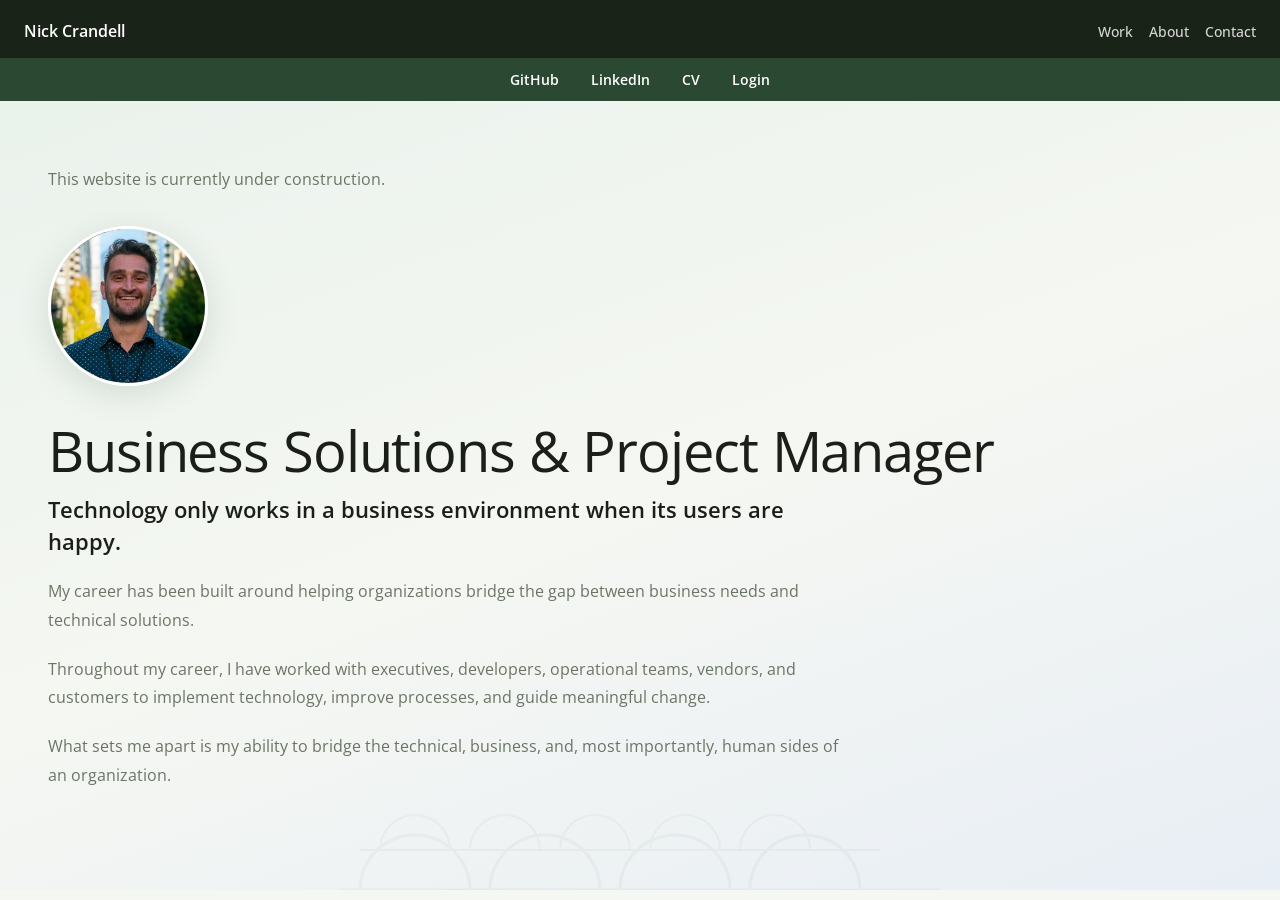
<file: index.html>
<!DOCTYPE html>
<html lang="en">
<head>

  <!-- Google Tag Manager -->
  <script>
  (function(w,d,s,l,i){
    w[l]=w[l]||[];
    w[l].push({'gtm.start': new Date().getTime(),event:'gtm.js'});
    var f=d.getElementsByTagName(s)[0],
        j=d.createElement(s),
        dl=l!='dataLayer'?'&l='+l:'';
    j.async=true;
    j.src='https://www.googletagmanager.com/gtm.js?id='+i+dl;
    f.parentNode.insertBefore(j,f);
  })(window,document,'script','dataLayer','GTM-NWT4WV8V');
  </script>
  <!-- End Google Tag Manager -->

  <meta name="robots" content="noindex, nofollow">

  <meta charset="UTF-8" />
  <meta name="viewport" content="width=device-width, initial-scale=1.0" />

  <title>Nick Crandell</title>

  <link rel="stylesheet" href="css/styles.css">

  <link
    href="https://fonts.googleapis.com/css2?family=Open+Sans:wght@300;400;500;600;700&display=swap"
    rel="stylesheet"
  >

</head>

<body>

  <!-- Google Tag Manager (noscript) -->
  <noscript>
    <iframe
      src="https://www.googletagmanager.com/ns.html?id=GTM-NWT4WV8V"
      height="0"
      width="0"
      style="display:none;visibility:hidden">
    </iframe>
  </noscript>
  <!-- End Google Tag Manager (noscript) -->

  <header class="site-header">

    <div class="nav-primary">

      <a href="/" class="site-name">
        Nick Crandell
      </a>

      <nav class="page-nav" aria-label="Primary navigation">
        <a href="/work.html">Work</a>
        <a href="/about.html">About</a>
        <a href="/contact.html">Contact</a>
      </nav>

    </div>

    <nav class="utility-nav" aria-label="Utility navigation">

      <a
        href="https://www.github.com"
        target="_blank">
        GitHub
      </a>

      <a
        href="https://www.linkedin.com/in/nick-crandell-7361a62b4"
        target="_blank">
        LinkedIn
      </a>

      <a
        href="/assets/Crandell-Nick-CV.pdf"
        download>
        CV
      </a>

      <a href="/login.html">
        Login
      </a>

    </nav>

  </header>

  <main class="main">

    <section class="hero" id="top">

      <svg
        class="hero-watermark"
        viewBox="0 0 600 160"
        fill="none"
        xmlns="http://www.w3.org/2000/svg">

        <path
          d="M20,140 A55,55 0 0,1 130,140"
          stroke="#2d5a3d"
          stroke-width="3"
          fill="none"
        />

        <path
          d="M150,140 A55,55 0 0,1 260,140"
          stroke="#2d5a3d"
          stroke-width="3"
          fill="none"
        />

        <path
          d="M280,140 A55,55 0 0,1 390,140"
          stroke="#2d5a3d"
          stroke-width="3"
          fill="none"
        />

        <path
          d="M410,140 A55,55 0 0,1 520,140"
          stroke="#2d5a3d"
          stroke-width="3"
          fill="none"
        />

        <line
          x1="0"
          y1="140"
          x2="600"
          y2="140"
          stroke="#2d5a3d"
          stroke-width="3"
        />

        <path
          d="M40,100 A30,30 0 0,1 110,100"
          stroke="#2d5a3d"
          stroke-width="2"
          fill="none"
        />

        <path
          d="M130,100 A30,30 0 0,1 200,100"
          stroke="#2d5a3d"
          stroke-width="2"
          fill="none"
        />

        <path
          d="M220,100 A30,30 0 0,1 290,100"
          stroke="#2d5a3d"
          stroke-width="2"
          fill="none"
        />

        <path
          d="M310,100 A30,30 0 0,1 380,100"
          stroke="#2d5a3d"
          stroke-width="2"
          fill="none"
        />

        <path
          d="M400,100 A30,30 0 0,1 470,100"
          stroke="#2d5a3d"
          stroke-width="2"
          fill="none"
        />

        <line
          x1="20"
          y1="100"
          x2="540"
          y2="100"
          stroke="#2d5a3d"
          stroke-width="2"
        />

      </svg>

      <p class="hero-bio construction-note">
        This website is currently under construction.
      </p>

      <div class="hero-photo-wrap">

        <img
          src="/assets/Crandell.Nick.ProfileImage.png"
          alt="Nick Crandell"
          class="hero-photo"
        >

      </div>

      <h1 class="hero-title">
        Business Solutions & Project Manager<br/>
      </h1>

      <div class="hero-bio">

        <p class="lead">
          Technology only works in a business environment when its users are happy.
        </p>

        <p>
          My career has been built around helping organizations bridge the gap between business needs and technical solutions.
        </p>

        <p>
          Throughout my career, I have worked with executives, developers, operational teams, vendors, and customers to implement technology, improve processes, and guide meaningful change.
        </p>

        <p>
          What sets me apart is my ability to bridge the technical, business, and, most importantly, human sides of an organization.
        </p>

      </div>

    </section>

  </main>

</body>
</html>
</file>
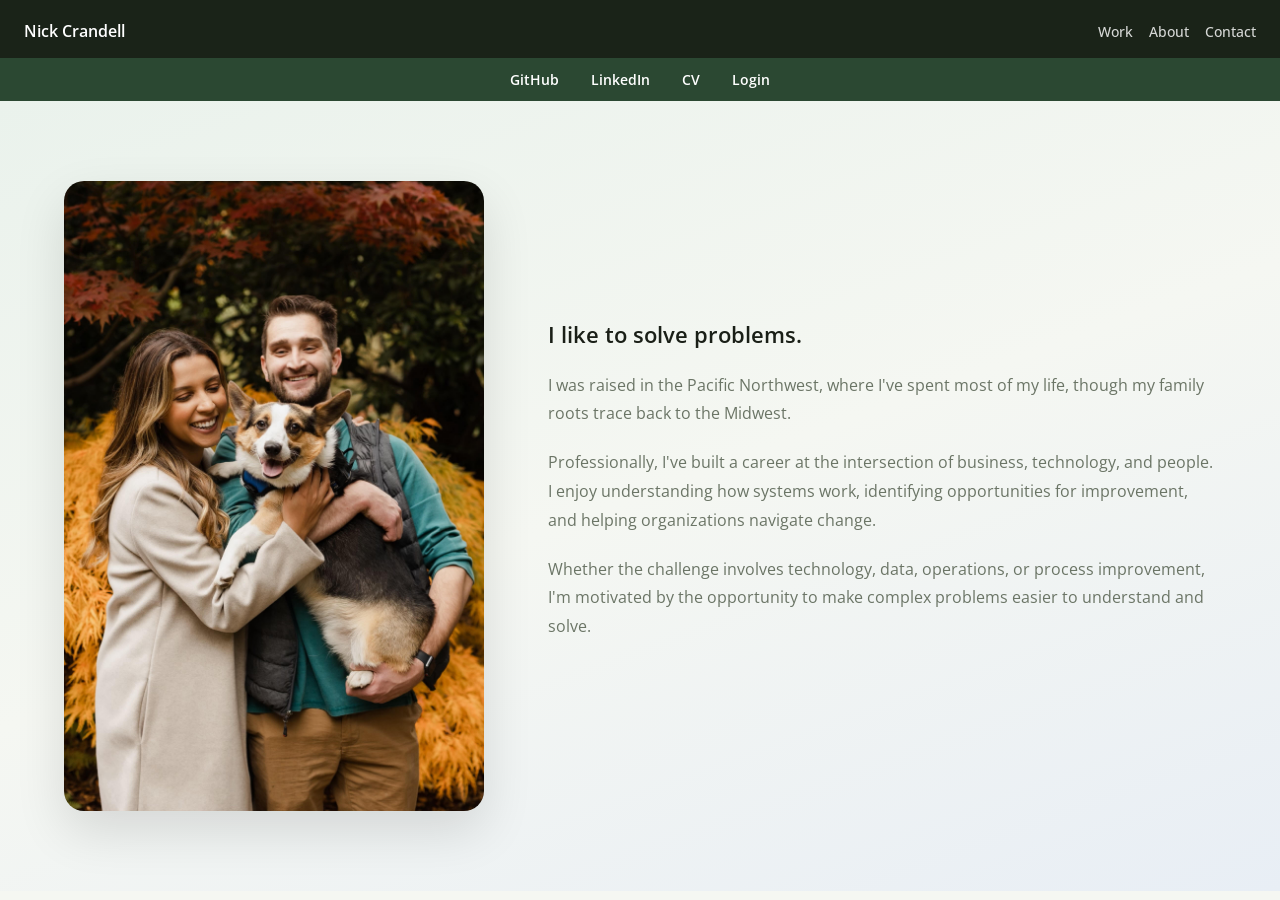
<file: about.html>
<!DOCTYPE html>
<html lang="en">
<head>

  <!-- Google Tag Manager -->
  <script>
  (function(w,d,s,l,i){
    w[l]=w[l]||[];
    w[l].push({'gtm.start': new Date().getTime(),event:'gtm.js'});
    var f=d.getElementsByTagName(s)[0],
        j=d.createElement(s),
        dl=l!='dataLayer'?'&l='+l:'';
    j.async=true;
    j.src='https://www.googletagmanager.com/gtm.js?id='+i+dl;
    f.parentNode.insertBefore(j,f);
  })(window,document,'script','dataLayer','GTM-NWT4WV8V');
  </script>
  <!-- End Google Tag Manager -->

  <meta name="robots" content="noindex, nofollow">

  <meta charset="UTF-8" />
  <meta name="viewport" content="width=device-width, initial-scale=1.0" />

  <title>About | Nick Crandell</title>

  <link rel="stylesheet" href="css/styles.css">

  <link
    href="https://fonts.googleapis.com/css2?family=Open+Sans:wght@300;400;500;600;700&display=swap"
    rel="stylesheet"
  >

</head>

<body>

  <!-- Google Tag Manager (noscript) -->
  <noscript>
    <iframe
      src="https://www.googletagmanager.com/ns.html?id=GTM-NWT4WV8V"
      height="0"
      width="0"
      style="display:none;visibility:hidden">
    </iframe>
  </noscript>
  <!-- End Google Tag Manager (noscript) -->

  <header class="site-header">

    <div class="nav-primary">

      <a href="/" class="site-name">
        Nick Crandell
      </a>

      <nav class="page-nav" aria-label="Primary navigation">

        <a href="/work.html">
          Work
        </a>

        <a href="/about.html">
          About
        </a>

        <a href="/contact.html">
          Contact
        </a>

      </nav>

    </div>

    <nav class="utility-nav" aria-label="Utility navigation">

      <a
        href="https://www.github.com"
        target="_blank">
        GitHub
      </a>

      <a
        href="https://www.linkedin.com/in/nick-crandell-7361a62b4"
        target="_blank">
        LinkedIn
      </a>

      <a
        href="/assets/Crandell-Nick-CV.pdf"
        download>
        CV
      </a>

      <a href="/login.html">
        Login
      </a>

    </nav>

  </header>

  <main class="main">

    <section class="about-two-column">

      <div class="about-image-wrap">

        <img
          src="/assets/nick-family.jpg"
          alt="Nick Crandell with his wife and corgi"
          class="about-image"
        >

      </div>

      <div class="about-content">

        <div class="hero-bio">

          <p class="lead">
            I like to solve problems.
          </p>

          <p>
            I was raised in the Pacific Northwest, where I've spent most of my life, though my family roots trace back to the Midwest.
          </p>

          <p>
            Professionally, I've built a career at the intersection of business, technology, and people. I enjoy understanding how systems work, identifying opportunities for improvement, and helping organizations navigate change.
          </p>

          <p>
            Whether the challenge involves technology, data, operations, or process improvement, I'm motivated by the opportunity to make complex problems easier to understand and solve.
          </p>

        </div>

      </div>

    </section>

  </main>

</body>
</html>
</file>
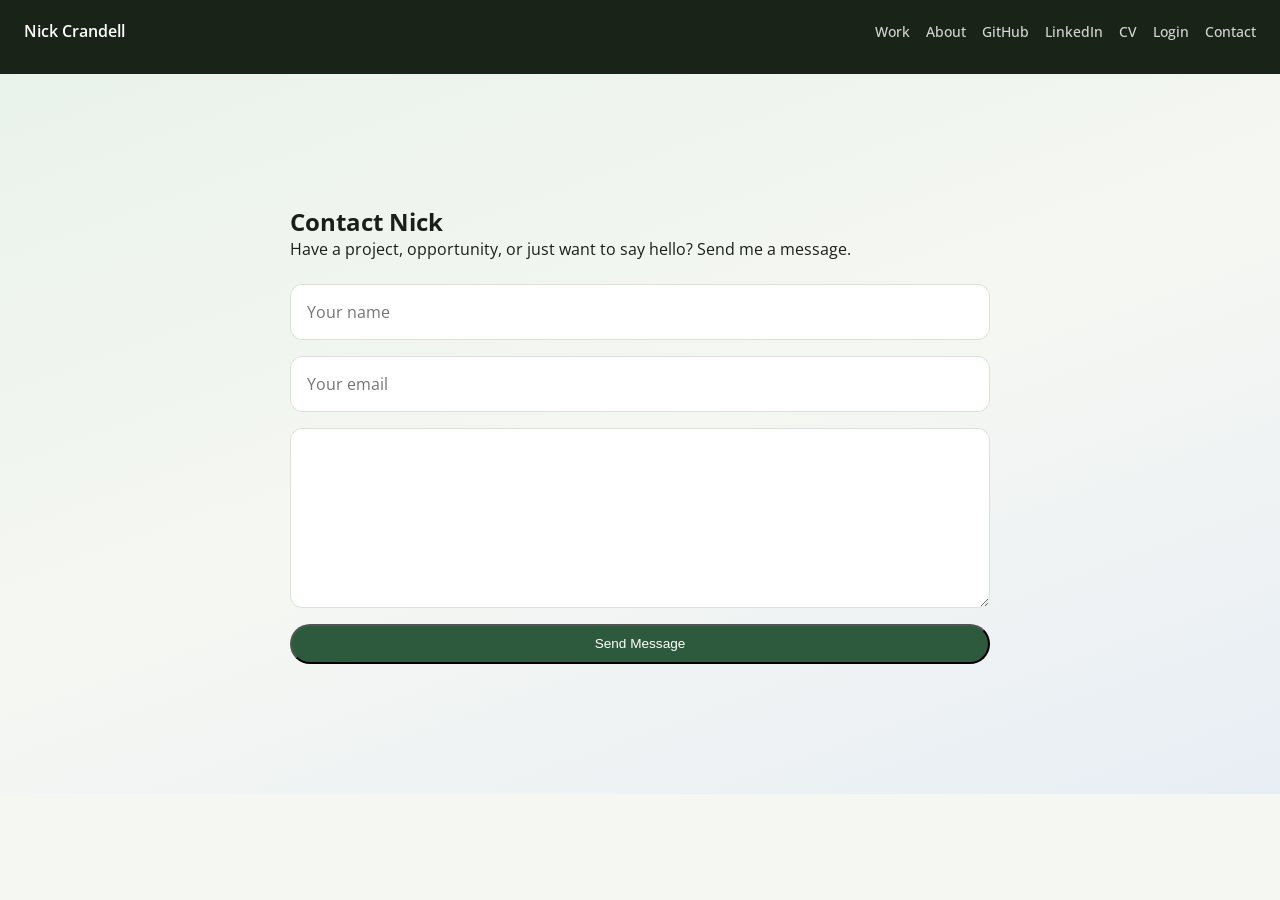
<file: contact.html>
<!DOCTYPE html>
<html lang="en">
<head>

  <!-- Google Tag Manager -->
  <script>
  (function(w,d,s,l,i){
    w[l]=w[l]||[];
    w[l].push({'gtm.start': new Date().getTime(),event:'gtm.js'});
    var f=d.getElementsByTagName(s)[0],
        j=d.createElement(s),
        dl=l!='dataLayer'?'&l='+l:'';
    j.async=true;
    j.src='https://www.googletagmanager.com/gtm.js?id='+i+dl;
    f.parentNode.insertBefore(j,f);
  })(window,document,'script','dataLayer','GTM-NWT4WV8V');
  </script>
  <!-- End Google Tag Manager -->

  <meta name="robots" content="noindex, nofollow">

  <meta charset="UTF-8" />
  <meta name="viewport" content="width=device-width, initial-scale=1.0" />

  <title>Contact | Nick Crandell</title>

  <link rel="stylesheet" href="/css/styles.css" />

  <link
    href="https://fonts.googleapis.com/css2?family=Open+Sans:wght@300;400;500;600;700&display=swap"
    rel="stylesheet"
  />

</head>

<body>

  <!-- Google Tag Manager (noscript) -->
  <noscript>
    <iframe
      src="https://www.googletagmanager.com/ns.html?id=GTM-NWT4WV8V"
      height="0"
      width="0"
      style="display:none;visibility:hidden">
    </iframe>
  </noscript>
  <!-- End Google Tag Manager (noscript) -->

  <div id="siteHeader"></div>

  <main class="main">

    <section class="hero contact-page">

      <div class="contact-container">

        <h1 class="section-title">
          Contact Nick
        </h1>

        <p class="section-body">
          Have a project, opportunity, or just want to say hello? Send me a message.
        </p>

        <form
          id="contactForm"
          class="contact-form">

          <input
            type="text"
            id="name"
            name="name"
            placeholder="Your name"
            required
          >

          <input
            type="email"
            id="email"
            name="email"
            placeholder="Your email"
            required
          >

          <textarea
            id="message"
            name="message"
            placeholder="Your message"
            required>
          </textarea>

          <button
            type="submit"
            class="btn-primary">
            Send Message
          </button>

        </form>

        <p
          id="status"
          class="form-status">
        </p>

      </div>

    </section>

  </main>

  <script>
    const SUPABASE_URL = "https://yrhumnkgemvjmeqqqqzx.supabase.co";
    const SUPABASE_KEY = "sb_publishable_W9wdeWIMB9oK9eJzMRkfzQ_Ccl16KBp";

    const form = document.getElementById("contactForm");
    const status = document.getElementById("status");

    form.addEventListener("submit", async (event) => {
      event.preventDefault();

      status.textContent = "Sending...";

      const payload = {
        name: document.getElementById("name").value,
        email: document.getElementById("email").value,
        message: document.getElementById("message").value
      };

      try {

        const response = await fetch(
          `${SUPABASE_URL}/rest/v1/contact_messages`,
          {
            method: "POST",

            headers: {
              "Content-Type": "application/json",
              "apikey": SUPABASE_KEY,
              "Authorization": `Bearer ${SUPABASE_KEY}`,
              "Prefer": "return=minimal"
            },

            body: JSON.stringify(payload)
          }
        );

        if (response.ok) {

          window.location.href = "/thank-you.html";

        } else {

          status.textContent = "Something went wrong.";

        }

      } catch (error) {

        status.textContent = "Unable to send message.";

      }
    });
  </script>

  <script src="/js/header.js"></script>

</body>
</html>
</file>
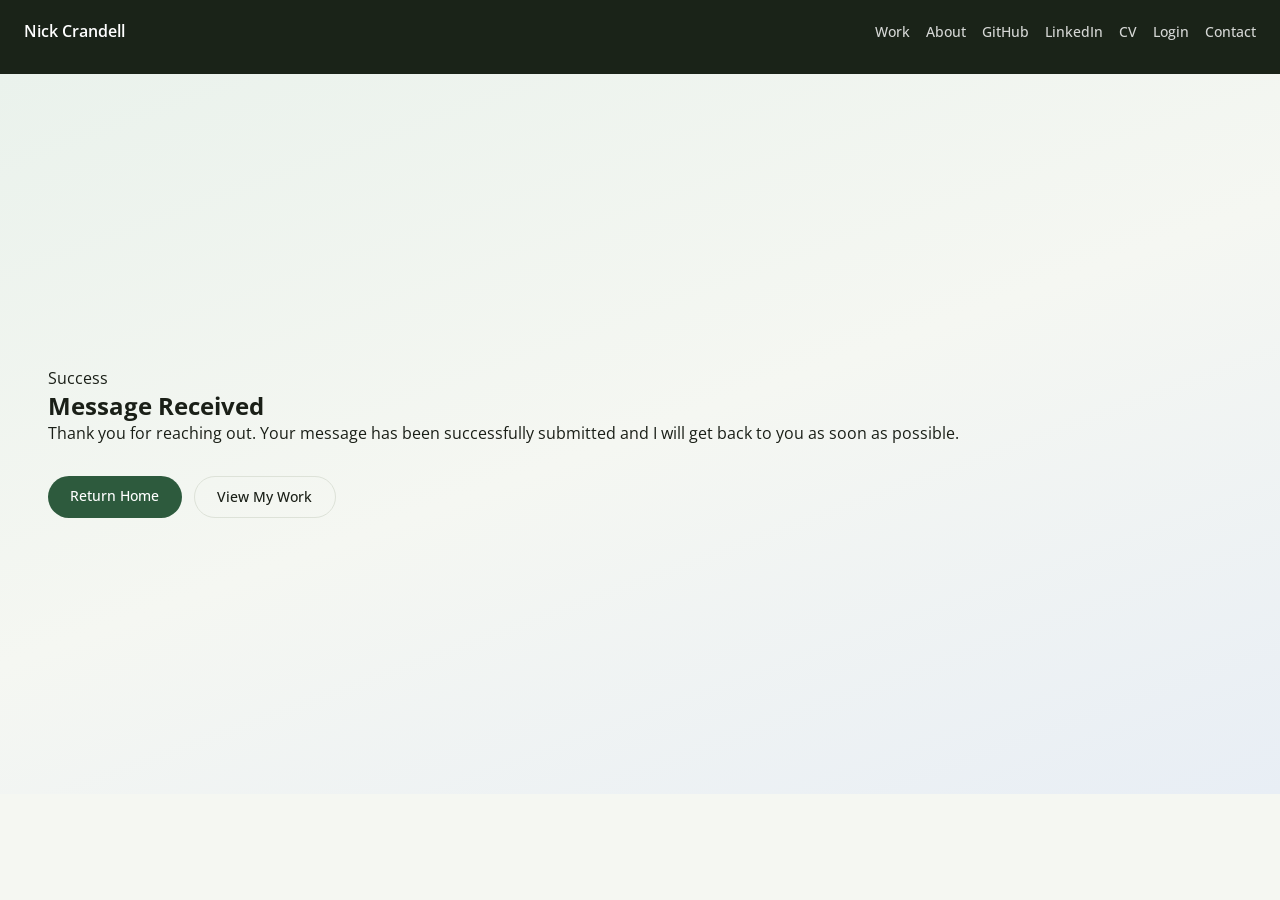
<file: thank-you.html>
<!DOCTYPE html>
<html lang="en">
<head>

  <!-- Google Tag Manager -->
  <script>
  (function(w,d,s,l,i){
    w[l]=w[l]||[];
    w[l].push({'gtm.start': new Date().getTime(),event:'gtm.js'});
    var f=d.getElementsByTagName(s)[0],
        j=d.createElement(s),
        dl=l!='dataLayer'?'&l='+l:'';
    j.async=true;
    j.src='https://www.googletagmanager.com/gtm.js?id='+i+dl;
    f.parentNode.insertBefore(j,f);
  })(window,document,'script','dataLayer','GTM-NWT4WV8V');
  </script>
  <!-- End Google Tag Manager -->

  <meta name="robots" content="noindex, nofollow">

  <meta charset="UTF-8">
  <meta name="viewport" content="width=device-width, initial-scale=1.0">

  <title>Message Sent | Nick Crandell</title>

  <link rel="stylesheet" href="/css/styles.css">

  <link
    href="https://fonts.googleapis.com/css2?family=Open+Sans:wght@300;400;500;600;700&display=swap"
    rel="stylesheet"
  >

</head>

<body>

  <!-- Google Tag Manager (noscript) -->
  <noscript>
    <iframe
      src="https://www.googletagmanager.com/ns.html?id=GTM-NWT4WV8V"
      height="0"
      width="0"
      style="display:none;visibility:hidden">
    </iframe>
  </noscript>
  <!-- End Google Tag Manager (noscript) -->

  <div id="siteHeader"></div>

  <main class="main">

    <section class="hero">

      <div class="content">

        <p class="section-eyebrow">
          Success
        </p>

        <h1 class="section-title">
          Message Received
        </h1>

        <p class="section-body">
          Thank you for reaching out. Your message has been successfully submitted and I will get back to you as soon as possible.
        </p>

        <div class="hero-cta" style="margin-top:2rem;">

          <a
            href="/index.html"
            class="btn-primary">
            Return Home
          </a>

          <a
            href="/work.html"
            class="btn-secondary">
            View My Work
          </a>

        </div>

      </div>

    </section>

  </main>

  <script src="/js/header.js"></script>

</body>
</html>
</file>
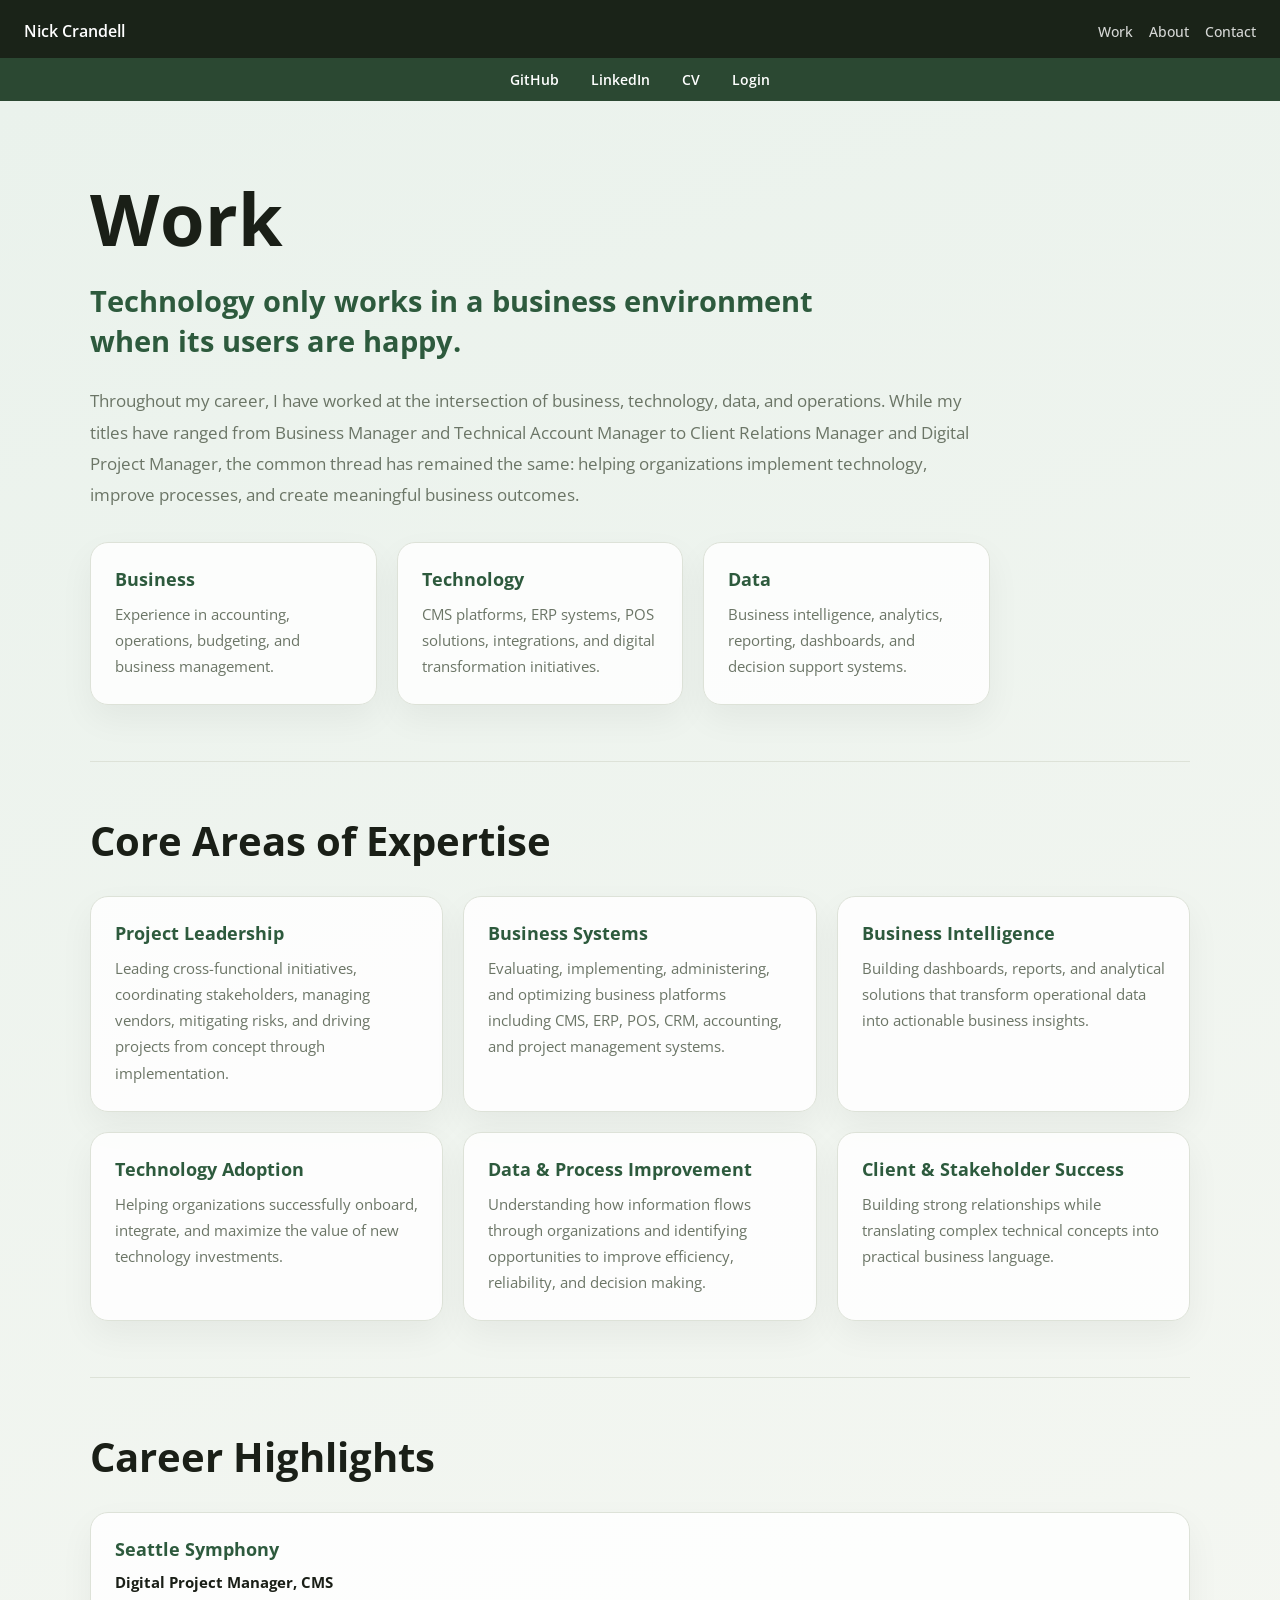
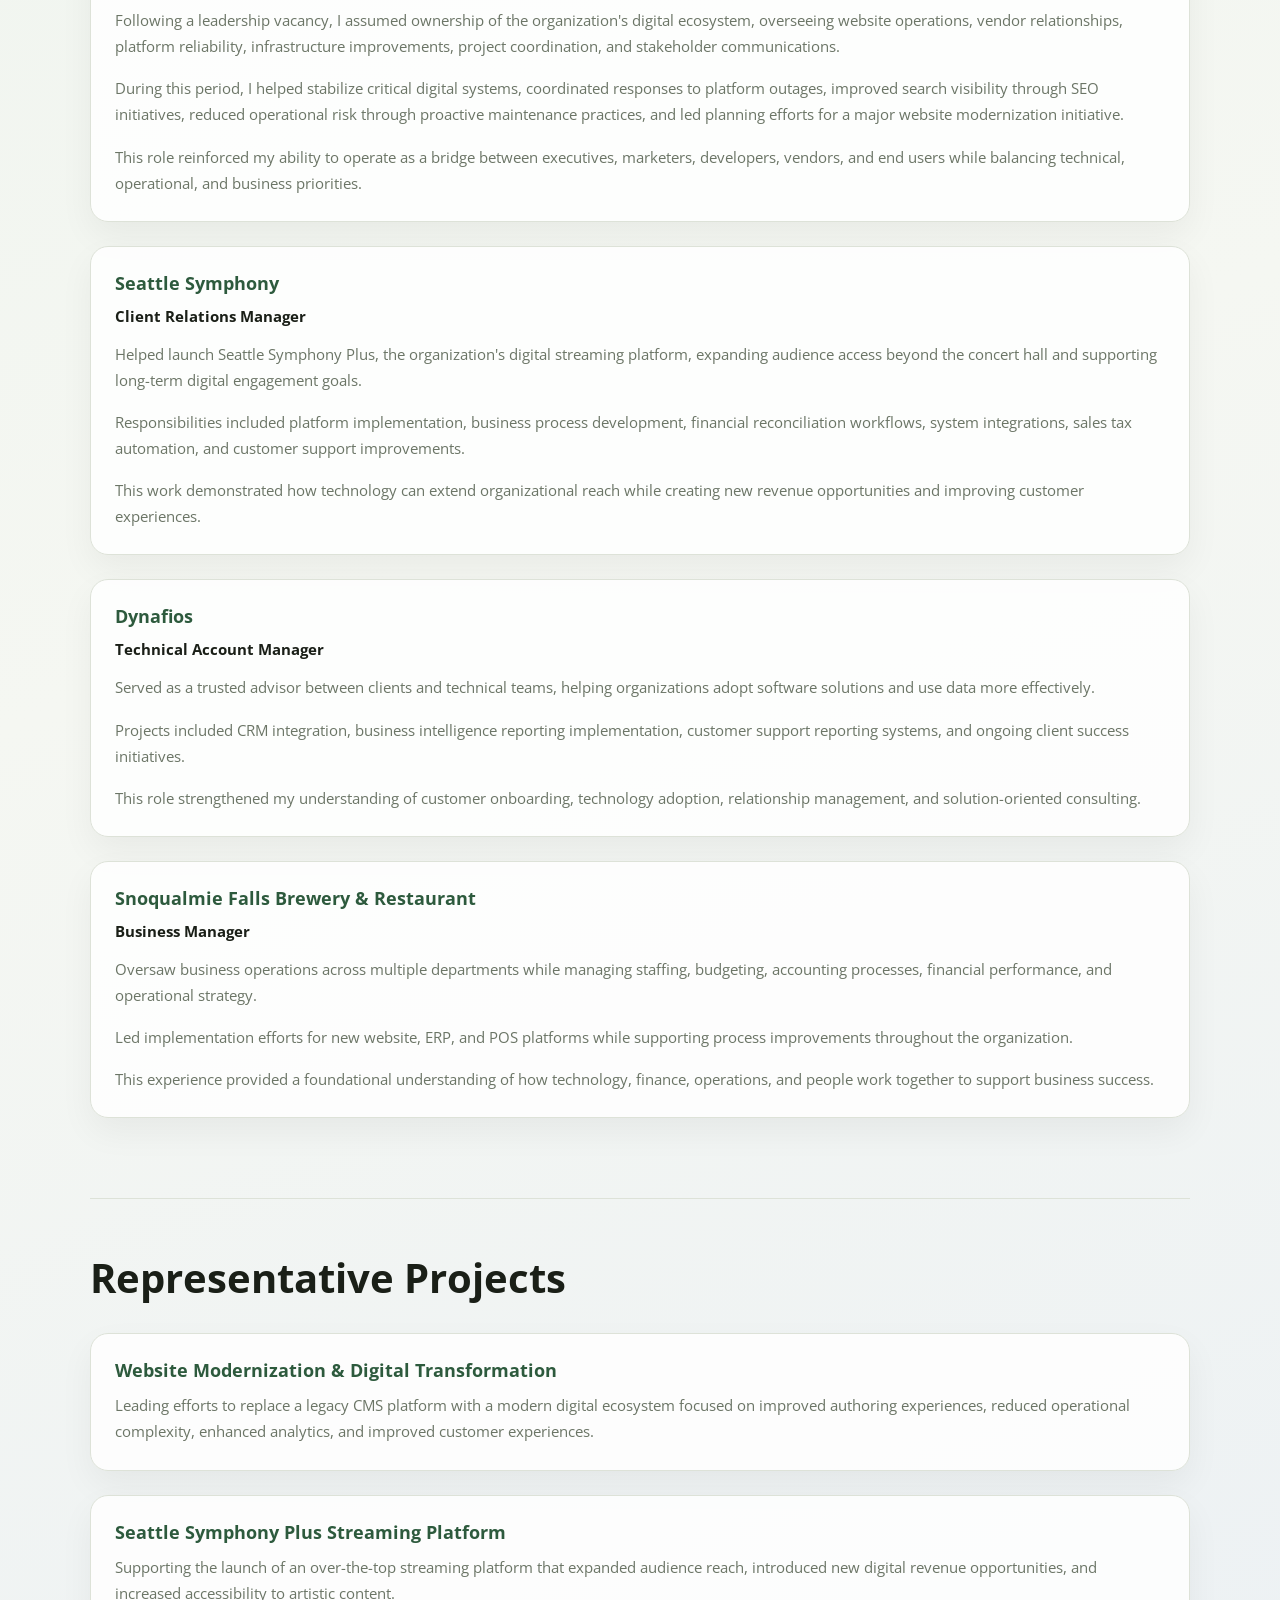
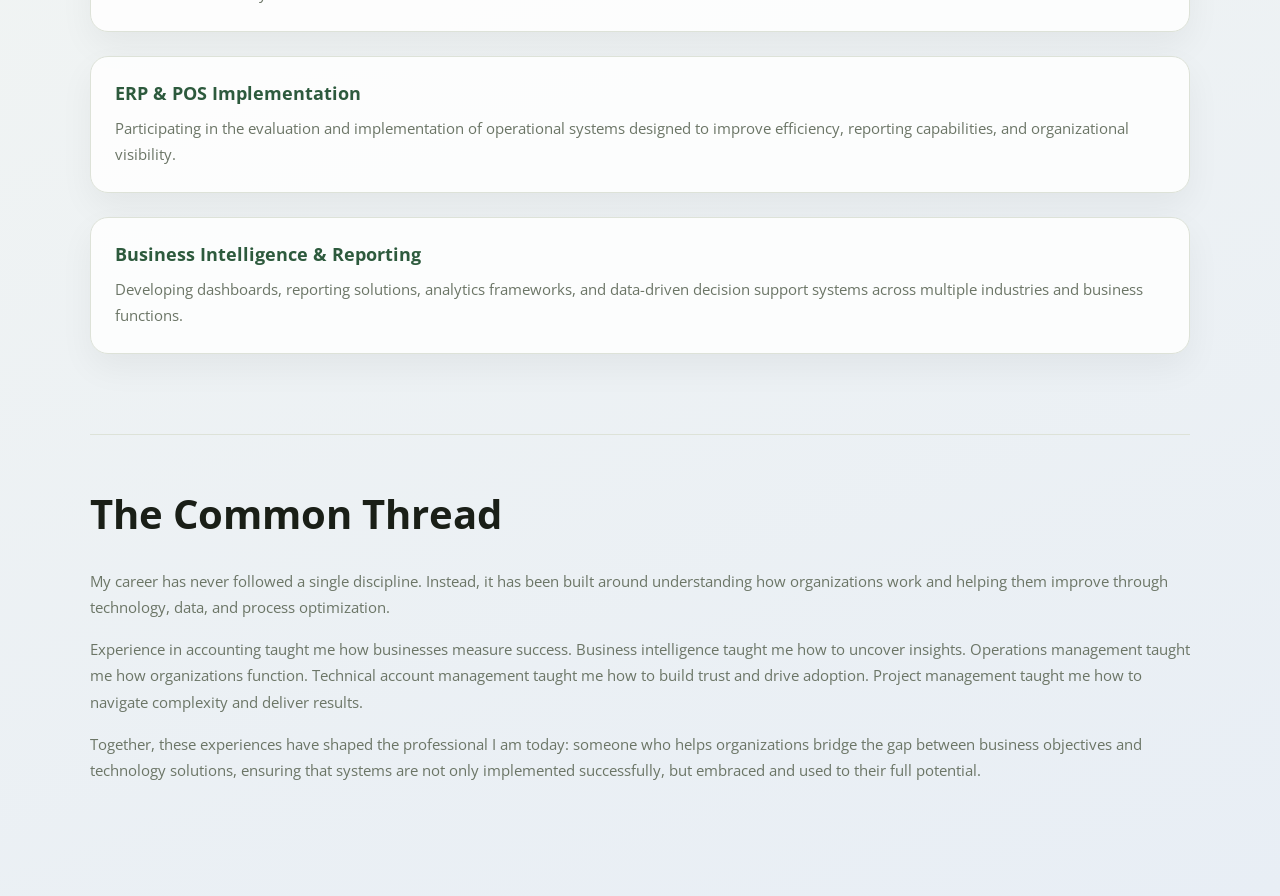
<file: work.html>
<!DOCTYPE html>
<html lang="en">

<head>

  <!-- Google Tag Manager -->
  <script>
  (function(w,d,s,l,i){
    w[l]=w[l]||[];
    w[l].push({'gtm.start': new Date().getTime(),event:'gtm.js'});
    var f=d.getElementsByTagName(s)[0],
        j=d.createElement(s),
        dl=l!='dataLayer'?'&l='+l:'';
    j.async=true;
    j.src='https://www.googletagmanager.com/gtm.js?id='+i+dl;
    f.parentNode.insertBefore(j,f);
  })(window,document,'script','dataLayer','GTM-NWT4WV8V');
  </script>
  <!-- End Google Tag Manager -->

  <meta name="robots" content="noindex, nofollow">

  <meta charset="UTF-8">
  <meta name="viewport" content="width=device-width, initial-scale=1.0">

  <title>Professional Experience | Nick Crandell</title>

  <link rel="stylesheet" href="css/styles.css">

  <link
    href="https://fonts.googleapis.com/css2?family=Open+Sans:wght@300;400;500;600;700&display=swap"
    rel="stylesheet"
  >

</head>

<body>

  <!-- Google Tag Manager (noscript) -->
  <noscript>
    <iframe
      src="https://www.googletagmanager.com/ns.html?id=GTM-NWT4WV8V"
      height="0"
      width="0"
      style="display:none;visibility:hidden">
    </iframe>
  </noscript>
  <!-- End Google Tag Manager (noscript) -->

  <header class="site-header">

    <div class="nav-primary">

      <a href="/" class="site-name">
        Nick Crandell
      </a>

      <nav class="page-nav">

        <a href="/work.html">
          Work
        </a>

        <a href="/about.html">
          About
        </a>

        <a href="/contact.html">
          Contact
        </a>

      </nav>

    </div>

    <nav class="utility-nav">

      <a
        href="https://github.com"
        target="_blank">
        GitHub
      </a>

      <a
        href="https://www.linkedin.com/in/nick-crandell-7361a62b4"
        target="_blank">
        LinkedIn
      </a>

      <a
        href="/assets/Crandell-Nick-CV.pdf"
        download>
        CV
      </a>

      <a href="/login.html">
        Login
      </a>

    </nav>

  </header>

  <main class="work-page">

    <section class="work-hero">

      <h1>Work</h1>

      <p class="work-lead">
        Technology only works in a business environment when its users are happy.
      </p>

      <div class="work-intro-content">

        <p class="work-intro-lead">
          Throughout my career, I have worked at the intersection of business,
          technology, data, and operations. While my titles have ranged from
          Business Manager and Technical Account Manager to Client Relations
          Manager and Digital Project Manager, the common thread has remained
          the same: helping organizations implement technology, improve
          processes, and create meaningful business outcomes.
        </p>

        <div class="work-pillars">

          <div class="work-pillar">

            <h3>Business</h3>

            <p>
              Experience in accounting, operations, budgeting, and business management.
            </p>

          </div>

          <div class="work-pillar">

            <h3>Technology</h3>

            <p>
              CMS platforms, ERP systems, POS solutions, integrations, and digital transformation initiatives.
            </p>

          </div>

          <div class="work-pillar">

            <h3>Data</h3>

            <p>
              Business intelligence, analytics, reporting, dashboards, and decision support systems.
            </p>

          </div>

        </div>

      </div>

    </section>

    <section class="work-section">

      <h2>Core Areas of Expertise</h2>

      <div class="expertise-grid">

        <div class="expertise-card">

          <h3>Project Leadership</h3>

          <p>
            Leading cross-functional initiatives, coordinating stakeholders, managing vendors, mitigating risks, and driving projects from concept through implementation.
          </p>

        </div>

        <div class="expertise-card">

          <h3>Business Systems</h3>

          <p>
            Evaluating, implementing, administering, and optimizing business platforms including CMS, ERP, POS, CRM, accounting, and project management systems.
          </p>

        </div>

        <div class="expertise-card">

          <h3>Business Intelligence</h3>

          <p>
            Building dashboards, reports, and analytical solutions that transform operational data into actionable business insights.
          </p>

        </div>

        <div class="expertise-card">

          <h3>Technology Adoption</h3>

          <p>
            Helping organizations successfully onboard, integrate, and maximize the value of new technology investments.
          </p>

        </div>

        <div class="expertise-card">

          <h3>Data & Process Improvement</h3>

          <p>
            Understanding how information flows through organizations and identifying opportunities to improve efficiency, reliability, and decision making.
          </p>

        </div>

        <div class="expertise-card">

          <h3>Client & Stakeholder Success</h3>

          <p>
            Building strong relationships while translating complex technical concepts into practical business language.
          </p>

        </div>

      </div>

    </section>

    <section class="work-section">

      <h2>Career Highlights</h2>

      <div class="career-card">

        <h3>Seattle Symphony</h3>

        <span class="career-title">
          Digital Project Manager, CMS
        </span>

        <p>
          Following a leadership vacancy, I assumed ownership of the organization's digital ecosystem, overseeing website operations, vendor relationships, platform reliability, infrastructure improvements, project coordination, and stakeholder communications.
        </p>

        <p>
          During this period, I helped stabilize critical digital systems, coordinated responses to platform outages, improved search visibility through SEO initiatives, reduced operational risk through proactive maintenance practices, and led planning efforts for a major website modernization initiative.
        </p>

        <p>
          This role reinforced my ability to operate as a bridge between executives, marketers, developers, vendors, and end users while balancing technical, operational, and business priorities.
        </p>

      </div>

      <div class="career-card">

        <h3>Seattle Symphony</h3>

        <span class="career-title">
          Client Relations Manager
        </span>

        <p>
          Helped launch Seattle Symphony Plus, the organization's digital streaming platform, expanding audience access beyond the concert hall and supporting long-term digital engagement goals.
        </p>

        <p>
          Responsibilities included platform implementation, business process development, financial reconciliation workflows, system integrations, sales tax automation, and customer support improvements.
        </p>

        <p>
          This work demonstrated how technology can extend organizational reach while creating new revenue opportunities and improving customer experiences.
        </p>

      </div>

      <div class="career-card">

        <h3>Dynafios</h3>

        <span class="career-title">
          Technical Account Manager
        </span>

        <p>
          Served as a trusted advisor between clients and technical teams, helping organizations adopt software solutions and use data more effectively.
        </p>

        <p>
          Projects included CRM integration, business intelligence reporting implementation, customer support reporting systems, and ongoing client success initiatives.
        </p>

        <p>
          This role strengthened my understanding of customer onboarding, technology adoption, relationship management, and solution-oriented consulting.
        </p>

      </div>

      <div class="career-card">

        <h3>Snoqualmie Falls Brewery & Restaurant</h3>

        <span class="career-title">
          Business Manager
        </span>

        <p>
          Oversaw business operations across multiple departments while managing staffing, budgeting, accounting processes, financial performance, and operational strategy.
        </p>

        <p>
          Led implementation efforts for new website, ERP, and POS platforms while supporting process improvements throughout the organization.
        </p>

        <p>
          This experience provided a foundational understanding of how technology, finance, operations, and people work together to support business success.
        </p>

      </div>

    </section>

    <section class="work-section">

      <h2>Representative Projects</h2>

      <div class="project-card">

        <h3>Website Modernization & Digital Transformation</h3>

        <p>
          Leading efforts to replace a legacy CMS platform with a modern digital ecosystem focused on improved authoring experiences, reduced operational complexity, enhanced analytics, and improved customer experiences.
        </p>

      </div>

      <div class="project-card">

        <h3>Seattle Symphony Plus Streaming Platform</h3>

        <p>
          Supporting the launch of an over-the-top streaming platform that expanded audience reach, introduced new digital revenue opportunities, and increased accessibility to artistic content.
        </p>

      </div>

      <div class="project-card">

        <h3>ERP & POS Implementation</h3>

        <p>
          Participating in the evaluation and implementation of operational systems designed to improve efficiency, reporting capabilities, and organizational visibility.
        </p>

      </div>

      <div class="project-card">

        <h3>Business Intelligence & Reporting</h3>

        <p>
          Developing dashboards, reporting solutions, analytics frameworks, and data-driven decision support systems across multiple industries and business functions.
        </p>

      </div>

    </section>

    <section class="work-section work-closing">

      <h2>The Common Thread</h2>

      <p>
        My career has never followed a single discipline. Instead, it has been built around understanding how organizations work and helping them improve through technology, data, and process optimization.
      </p>

      <p>
        Experience in accounting taught me how businesses measure success. Business intelligence taught me how to uncover insights. Operations management taught me how organizations function. Technical account management taught me how to build trust and drive adoption. Project management taught me how to navigate complexity and deliver results.
      </p>

      <p>
        Together, these experiences have shaped the professional I am today: someone who helps organizations bridge the gap between business objectives and technology solutions, ensuring that systems are not only implemented successfully, but embraced and used to their full potential.
      </p>

    </section>

  </main>

</body>

</html>
</file>
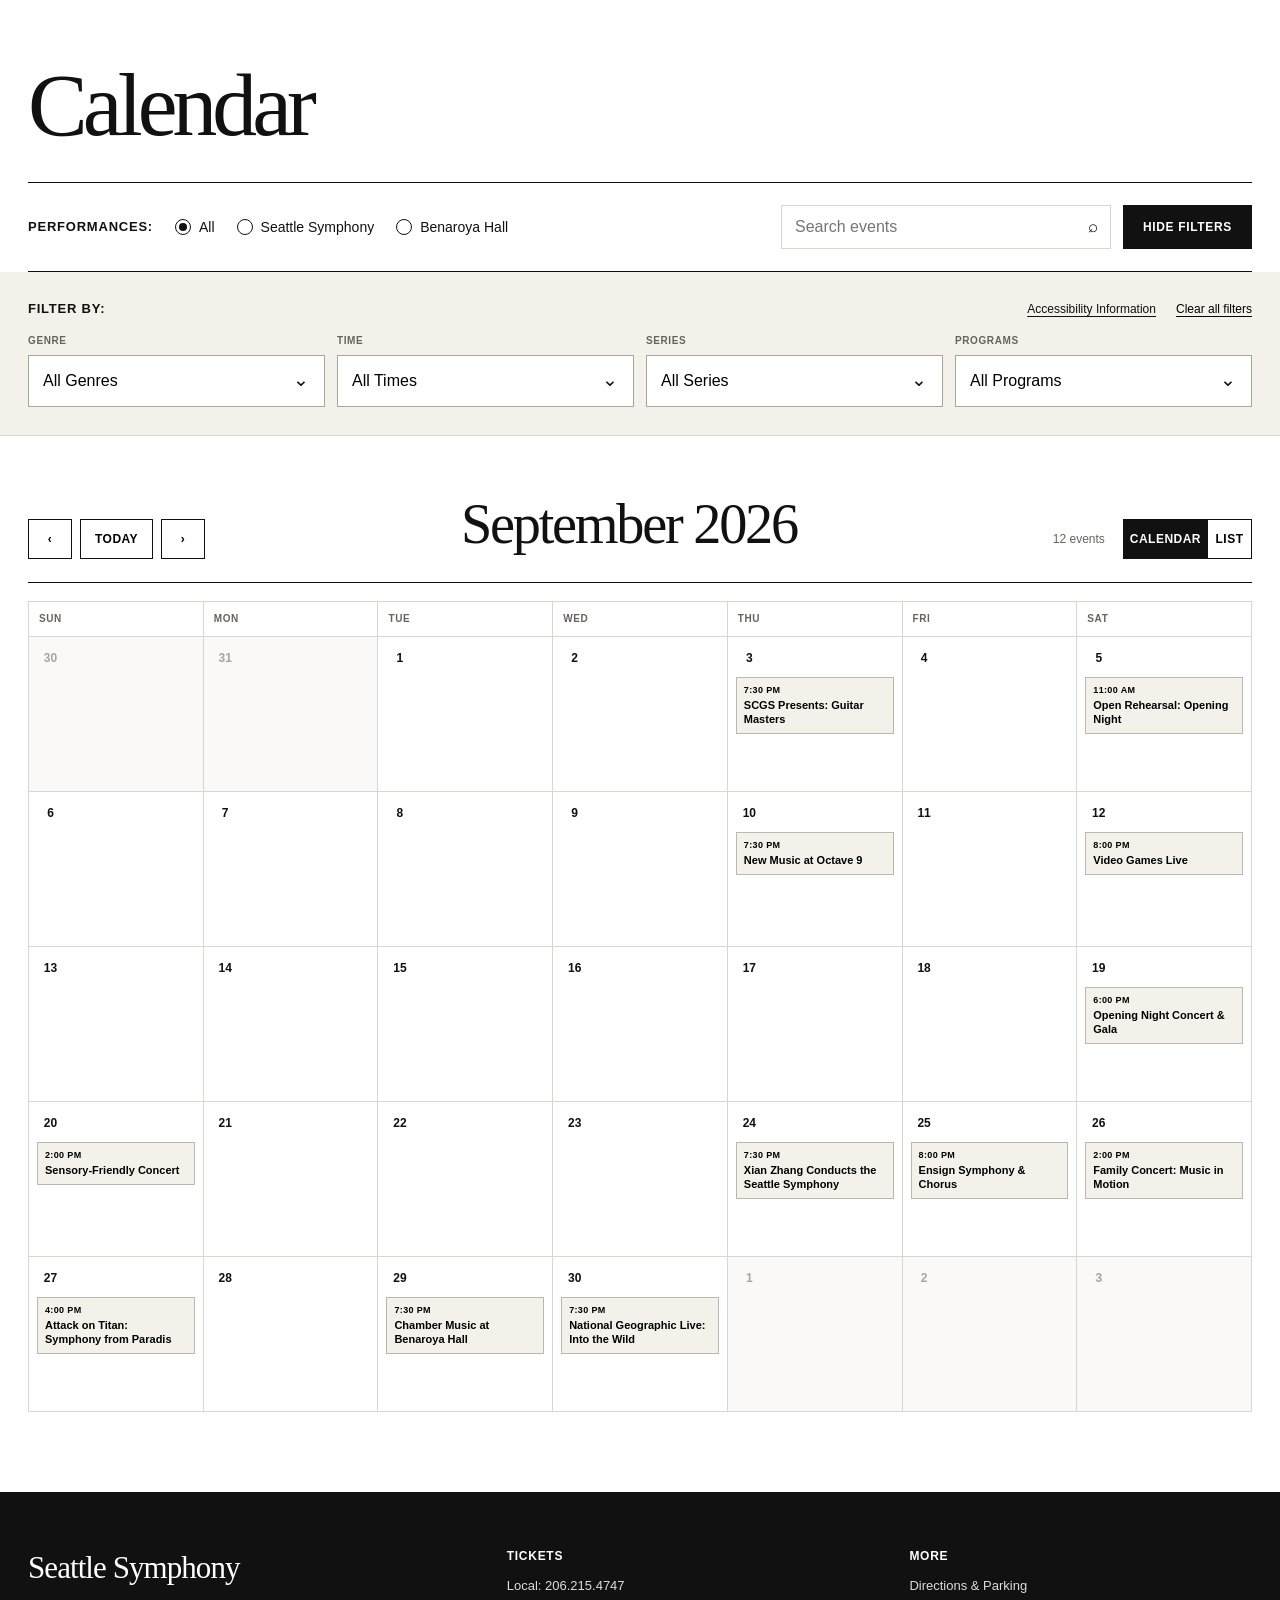
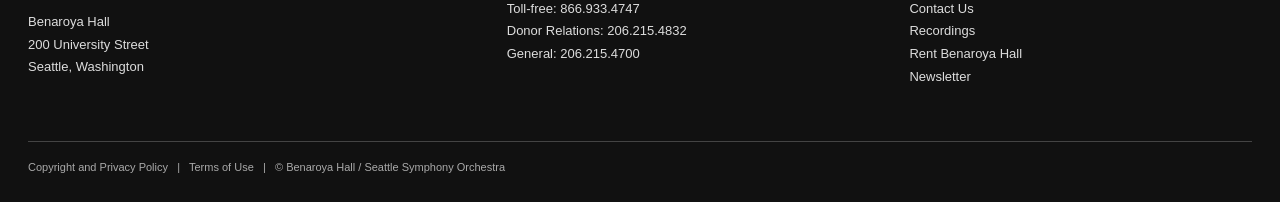
<file: private/calendar.html>
<!DOCTYPE html>
<html lang="en">
<head>
  <meta charset="UTF-8" />
  <meta name="viewport" content="width=device-width, initial-scale=1.0" />
  <title>Calendar Filter Sandbox | Seattle Symphony</title>
  <script>
    (function () {
      const privateHosts = ['nicholascrandell.com', 'www.nicholascrandell.com'];
      if (!privateHosts.includes(window.location.hostname)) {
        document.documentElement.classList.add('preview-mode');
      }
    })();
  </script>
  <style>
    :root {
      --ink: #111111;
      --muted: #66635f;
      --line: #d9d6d0;
      --paper: #ffffff;
      --warm: #f4f1eb;
      --warm-2: #ebe7df;
      --accent: #c9a767;
      --footer: #111111;
      --max: 1380px;
    }

    * { box-sizing: border-box; }
    html { scroll-behavior: smooth; }
    body {
      margin: 0;
      background: var(--paper);
      color: var(--ink);
      font-family: Arial, Helvetica, sans-serif;
      font-size: 16px;
      line-height: 1.45;
    }

    button, input, select { font: inherit; }
    button, select, input { border-radius: 0; }
    a { color: inherit; text-decoration: none; }
    button:focus-visible, input:focus-visible, select:focus-visible, a:focus-visible {
      outline: 2px solid var(--ink);
      outline-offset: 2px;
    }

    /* ---------------------------------------------------------
       PAGE INTRO
       --------------------------------------------------------- */
    .page-shell {
      max-width: var(--max);
      margin: 0 auto;
      padding: 0 28px;
    }
    .page-title-row { padding: 64px 0 36px; }
    h1 {
      margin: 0;
      font-family: Georgia, 'Times New Roman', serif;
      font-weight: 400;
      font-size: clamp(54px, 7vw, 104px);
      line-height: .92;
      letter-spacing: -.055em;
    }

    .calendar-toolbar {
      border-top: 1px solid var(--ink);
      border-bottom: 1px solid var(--ink);
      padding: 22px 0;
      display: grid;
      grid-template-columns: 1fr auto;
      gap: 24px;
      align-items: center;
    }
    .performance-group {
      display: flex;
      flex-wrap: wrap;
      align-items: center;
      gap: 22px;
    }
    .toolbar-label {
      font-size: 13px;
      font-weight: 700;
      text-transform: uppercase;
      letter-spacing: .06em;
    }
    .radio-pill {
      display: inline-flex;
      align-items: center;
      gap: 8px;
      cursor: pointer;
      font-size: 14px;
    }
    .radio-pill input {
      appearance: none;
      width: 16px;
      height: 16px;
      border: 1px solid var(--ink);
      border-radius: 50%;
      display: grid;
      place-items: center;
      margin: 0;
    }
    .radio-pill input::after {
      content: '';
      width: 8px;
      height: 8px;
      border-radius: 50%;
      background: var(--ink);
      transform: scale(0);
      transition: transform .12s ease;
    }
    .radio-pill input:checked::after { transform: scale(1); }

    .toolbar-actions {
      display: flex;
      align-items: center;
      gap: 12px;
    }
    .search-wrap {
      width: min(330px, 32vw);
      position: relative;
    }
    .search-wrap input {
      width: 100%;
      height: 44px;
      border: 1px solid var(--line);
      padding: 0 42px 0 13px;
      background: #fff;
      outline: none;
    }
    .search-wrap input:focus { border-color: var(--ink); }
    .search-icon {
      position: absolute;
      right: 13px;
      top: 50%;
      transform: translateY(-50%);
      font-size: 17px;
      pointer-events: none;
    }
    .filter-toggle {
      min-height: 44px;
      border: 1px solid var(--ink);
      background: var(--ink);
      color: #fff;
      padding: 0 19px;
      font-size: 12px;
      font-weight: 700;
      text-transform: uppercase;
      letter-spacing: .055em;
      cursor: pointer;
    }
    .filter-toggle:hover { background: #2b2b2b; }

    /* ---------------------------------------------------------
       FILTERS
       --------------------------------------------------------- */
    .filter-panel {
      background: var(--warm);
      border-bottom: 1px solid var(--line);
      overflow: hidden;
      max-height: 0;
      transition: max-height .28s ease;
    }
    .filter-panel.open { max-height: 560px; }
    .filter-inner {
      max-width: var(--max);
      margin: 0 auto;
      padding: 28px;
    }
    .filter-heading {
      display: flex;
      justify-content: space-between;
      align-items: center;
      gap: 20px;
      margin-bottom: 15px;
    }
    .filter-heading strong {
      font-size: 13px;
      text-transform: uppercase;
      letter-spacing: .06em;
    }
    .filter-heading-actions {
      display: flex;
      align-items: center;
      gap: 20px;
      flex-wrap: wrap;
      justify-content: flex-end;
    }
    .accessibility-link-wrap {
      position: relative;
      display: inline-flex;
      align-items: center;
    }
    .accessibility-link {
      color: var(--ink);
      font-size: 12px;
      text-decoration: underline;
      text-underline-offset: 3px;
    }
    .accessibility-tooltip {
      position: absolute;
      right: 0;
      bottom: calc(100% + 10px);
      width: 300px;
      padding: 10px 12px;
      background: var(--ink);
      color: #fff;
      font-size: 12px;
      line-height: 1.45;
      opacity: 0;
      visibility: hidden;
      transform: translateY(4px);
      transition: opacity .15s ease, transform .15s ease, visibility .15s ease;
      z-index: 20;
      pointer-events: none;
    }
    .accessibility-link-wrap:hover .accessibility-tooltip,
    .accessibility-link-wrap:focus-within .accessibility-tooltip {
      opacity: 1;
      visibility: visible;
      transform: translateY(0);
    }
    .clear-filters {
      appearance: none;
      border: 0;
      background: none;
      padding: 0;
      text-decoration: underline;
      text-underline-offset: 3px;
      cursor: pointer;
      font-size: 12px;
    }
    .filter-grid {
      display: grid;
      grid-template-columns: repeat(4, minmax(0, 1fr));
      gap: 12px;
    }
    .filter-field { position: relative; }
    .filter-field label {
      display: block;
      margin-bottom: 6px;
      font-size: 10px;
      font-weight: 700;
      text-transform: uppercase;
      letter-spacing: .06em;
      color: var(--muted);
    }
    .filter-field select {
      width: 100%;
      height: 52px;
      appearance: none;
      border: 1px solid #aaa59d;
      background: #fff;
      padding: 0 44px 0 14px;
      cursor: pointer;
      outline: none;
    }
    .filter-field::after {
      content: '⌄';
      position: absolute;
      right: 16px;
      bottom: 13px;
      pointer-events: none;
      font-size: 19px;
    }

    .active-filters-wrap {
      display: none;
      margin-top: 18px;
      gap: 8px;
      flex-wrap: wrap;
      align-items: center;
    }
    .active-filters-wrap.show { display: flex; }
    .active-label {
      margin-right: 3px;
      font-size: 11px;
      font-weight: 700;
      text-transform: uppercase;
      letter-spacing: .05em;
    }
    .filter-chip {
      border: 1px solid #8e8981;
      background: #fff;
      min-height: 32px;
      padding: 5px 9px;
      display: inline-flex;
      align-items: center;
      gap: 7px;
      cursor: pointer;
      font-size: 12px;
    }
    .filter-chip span:last-child { font-size: 15px; line-height: 1; }

    /* ---------------------------------------------------------
       MONTH CONTROLS
       --------------------------------------------------------- */
    .results-shell {
      max-width: var(--max);
      margin: 0 auto;
      padding: 0 28px 80px;
    }
    .month-header {
      display: grid;
      grid-template-columns: auto 1fr auto;
      align-items: end;
      gap: 24px;
      padding: 48px 0 17px;
      border-bottom: 1px solid var(--ink);
    }
    .month-nav {
      display: flex;
      align-items: center;
      gap: 8px;
      padding-bottom: 6px;
    }
    .month-nav button,
    .view-toggle button {
      min-width: 44px;
      min-height: 40px;
      border: 1px solid var(--ink);
      background: #fff;
      cursor: pointer;
      font-size: 12px;
      font-weight: 700;
      text-transform: uppercase;
      letter-spacing: .04em;
    }
    .month-nav .today-btn { padding: 0 14px; }
    .month-title {
      margin: 0;
      text-align: center;
      font-family: Georgia, 'Times New Roman', serif;
      font-size: clamp(36px, 4.4vw, 64px);
      font-weight: 400;
      letter-spacing: -.04em;
    }
    .month-right {
      display: flex;
      align-items: center;
      justify-content: flex-end;
      gap: 18px;
      padding-bottom: 6px;
    }
    .result-count {
      font-size: 12px;
      color: var(--muted);
      white-space: nowrap;
    }
    .view-toggle {
      display: inline-flex;
      align-items: center;
    }
    .view-toggle button + button { border-left: 0; }
    .view-toggle button.active {
      background: var(--ink);
      color: #fff;
    }

    /* ---------------------------------------------------------
       CALENDAR GRID
       --------------------------------------------------------- */
    .calendar-view { padding-top: 18px; }
    .calendar-weekdays {
      display: grid;
      grid-template-columns: repeat(7, minmax(0, 1fr));
      border-left: 1px solid var(--line);
      border-top: 1px solid var(--line);
    }
    .weekday {
      padding: 10px 10px 9px;
      border-right: 1px solid var(--line);
      border-bottom: 1px solid var(--line);
      font-size: 10px;
      font-weight: 700;
      letter-spacing: .06em;
      text-transform: uppercase;
      color: var(--muted);
    }
    .calendar-grid {
      display: grid;
      grid-template-columns: repeat(7, minmax(0, 1fr));
      border-left: 1px solid var(--line);
    }
    .calendar-day {
      min-height: 155px;
      border-right: 1px solid var(--line);
      border-bottom: 1px solid var(--line);
      padding: 8px;
      background: #fff;
      min-width: 0;
    }
    .calendar-day.outside { background: #faf9f7; color: #aaa59d; }
    .calendar-day.today { box-shadow: inset 0 0 0 2px var(--ink); }
    .day-number {
      display: inline-grid;
      place-items: center;
      width: 27px;
      height: 27px;
      margin-bottom: 5px;
      font-size: 12px;
      font-weight: 700;
    }
    .calendar-day.today .day-number {
      background: var(--ink);
      color: #fff;
      border-radius: 50%;
    }
    .calendar-events {
      display: grid;
      gap: 5px;
    }
    .calendar-event {
      width: 100%;
      border: 1px solid #bcb8b1;
      background: var(--warm);
      text-align: left;
      padding: 6px 7px;
      cursor: pointer;
      overflow: hidden;
    }
    .calendar-event:hover { border-color: var(--ink); }
    .calendar-event-time {
      display: block;
      margin-bottom: 2px;
      font-size: 9px;
      font-weight: 700;
      text-transform: uppercase;
      letter-spacing: .04em;
    }
    .calendar-event-title {
      display: block;
      font-size: 11px;
      line-height: 1.25;
      font-weight: 700;
      overflow-wrap: anywhere;
    }
    .more-events {
      border: 0;
      background: none;
      padding: 2px 0 0;
      text-align: left;
      text-decoration: underline;
      cursor: pointer;
      font-size: 10px;
    }

    /* ---------------------------------------------------------
       EVENT LIST
       --------------------------------------------------------- */
    .list-view { display: none; }
    .list-view.active { display: block; }
    .calendar-view.hidden { display: none; }
    .event-list { width: 100%; }
    .event-card {
      display: grid;
      grid-template-columns: 170px minmax(0, 1fr) 210px;
      gap: 34px;
      padding: 31px 0 34px;
      border-bottom: 1px solid var(--line);
      align-items: start;
    }
    .event-date {
      font-size: 13px;
      text-transform: uppercase;
      letter-spacing: .04em;
      line-height: 1.45;
    }
    .event-date strong {
      display: block;
      margin-bottom: 3px;
      font-size: 15px;
    }
    .event-brand {
      margin-bottom: 7px;
      font-size: 11px;
      font-weight: 700;
      text-transform: uppercase;
      letter-spacing: .085em;
      color: var(--muted);
    }
    .event-title {
      margin: 0 0 10px;
      font-family: Georgia, 'Times New Roman', serif;
      font-size: clamp(24px, 2.4vw, 35px);
      line-height: 1.08;
      font-weight: 400;
      letter-spacing: -.025em;
    }
    .event-meta {
      display: flex;
      flex-wrap: wrap;
      gap: 7px 10px;
      margin-bottom: 12px;
      font-size: 11px;
      text-transform: uppercase;
      letter-spacing: .045em;
    }
    .event-meta span:not(:last-child)::after {
      content: ' /';
      color: #908c85;
    }
    .event-description {
      margin: 0 0 12px;
      max-width: 830px;
      color: #3c3a37;
      font-size: 14px;
      line-height: 1.55;
    }
    .event-location {
      font-size: 12px;
      font-weight: 700;
      text-transform: uppercase;
      letter-spacing: .04em;
    }
    .event-actions {
      display: grid;
      gap: 8px;
      padding-top: 1px;
    }
    .event-btn {
      min-height: 43px;
      border: 1px solid var(--ink);
      display: grid;
      place-items: center;
      padding: 8px 14px;
      font-size: 11px;
      font-weight: 700;
      text-transform: uppercase;
      letter-spacing: .06em;
      cursor: pointer;
      background: #fff;
    }
    .event-btn.primary { background: var(--ink); color: #fff; }

    .empty-state {
      display: none;
      padding: 60px 0;
      border-bottom: 1px solid var(--line);
      font-family: Georgia, 'Times New Roman', serif;
      font-size: 28px;
    }

    /* ---------------------------------------------------------
       MODAL
       --------------------------------------------------------- */
    .modal-backdrop {
      position: fixed;
      inset: 0;
      z-index: 100;
      background: rgba(0,0,0,.55);
      display: none;
      align-items: center;
      justify-content: center;
      padding: 24px;
    }
    .modal-backdrop.open { display: flex; }
    .event-modal {
      width: min(680px, 100%);
      max-height: calc(100vh - 48px);
      overflow: auto;
      background: #fff;
      border: 1px solid var(--ink);
      padding: 28px;
    }
    .modal-top {
      display: flex;
      align-items: flex-start;
      justify-content: space-between;
      gap: 20px;
    }
    .modal-close {
      width: 40px;
      height: 40px;
      border: 1px solid var(--ink);
      background: #fff;
      cursor: pointer;
      flex: 0 0 auto;
    }
    .modal-title {
      margin: 5px 0 12px;
      font-family: Georgia, 'Times New Roman', serif;
      font-size: 34px;
      line-height: 1.05;
      font-weight: 400;
    }
    .modal-meta {
      margin: 0 0 16px;
      font-size: 12px;
      font-weight: 700;
      text-transform: uppercase;
      letter-spacing: .04em;
    }
    .modal-description { margin: 0 0 20px; }
    .modal-taxonomy {
      display: grid;
      grid-template-columns: repeat(2, minmax(0, 1fr));
      gap: 8px 18px;
      padding-top: 18px;
      border-top: 1px solid var(--line);
      font-size: 12px;
    }
    .modal-taxonomy strong {
      text-transform: uppercase;
      letter-spacing: .04em;
    }

    /* ---------------------------------------------------------
       FOOTER
       --------------------------------------------------------- */
    .site-footer {
      background: var(--footer);
      color: #fff;
      padding: 54px 0 26px;
    }
    .footer-inner {
      max-width: var(--max);
      margin: 0 auto;
      padding: 0 28px;
    }
    .footer-grid {
      display: grid;
      grid-template-columns: 1.1fr .9fr .9fr;
      gap: 60px;
      padding-bottom: 52px;
    }
    .footer-brand {
      font-family: Georgia, 'Times New Roman', serif;
      font-size: 31px;
      letter-spacing: -.03em;
      margin-bottom: 20px;
    }
    .footer-copy,
    .footer-links {
      font-size: 13px;
      line-height: 1.75;
      color: #ddd;
    }
    .footer-links strong {
      display: block;
      color: #fff;
      font-size: 12px;
      letter-spacing: .06em;
      text-transform: uppercase;
      margin-bottom: 8px;
    }
    .footer-bottom {
      border-top: 1px solid #444;
      padding-top: 18px;
      font-size: 11px;
      color: #aaa;
    }

    @media (max-width: 980px) {
      .calendar-toolbar { grid-template-columns: 1fr; }
      .toolbar-actions { justify-content: space-between; }
      .search-wrap { width: 100%; }
      .filter-grid { grid-template-columns: repeat(2, minmax(0, 1fr)); }
      .month-header { grid-template-columns: 1fr; align-items: start; }
      .month-title { text-align: left; order: -1; }
      .month-right { justify-content: space-between; }
      .calendar-day { min-height: 125px; }
      .event-card { grid-template-columns: 130px 1fr; }
      .event-actions {
        grid-column: 2;
        grid-template-columns: repeat(2, minmax(0, 1fr));
      }
      .footer-grid { grid-template-columns: 1fr 1fr; }
    }

    @media (max-width: 760px) {
      .calendar-weekdays, .calendar-grid {
        grid-template-columns: repeat(7, minmax(96px, 1fr));
        min-width: 672px;
      }
      .calendar-scroll { overflow-x: auto; padding-bottom: 5px; }
    }

    @media (max-width: 650px) {
      .page-shell, .results-shell, .footer-inner { padding-left: 17px; padding-right: 17px; }
      .page-title-row { padding: 42px 0 28px; }
      .calendar-toolbar { padding: 16px 0; }
      .performance-group { gap: 13px 18px; }
      .toolbar-label { width: 100%; }
      .toolbar-actions { align-items: stretch; flex-direction: column; }
      .search-wrap { width: 100%; }
      .filter-inner { padding: 20px 17px; }
      .filter-heading { align-items: flex-start; }
      .filter-heading-actions { justify-content: flex-start; gap: 12px 18px; }
      .accessibility-tooltip { left: 0; right: auto; width: min(300px, calc(100vw - 34px)); }
      .filter-panel.open { max-height: 900px; }
      .filter-grid { grid-template-columns: 1fr; }
      .month-header { padding-top: 34px; }
      .month-right { align-items: flex-start; flex-direction: column; gap: 9px; }
      .event-card { grid-template-columns: 1fr; gap: 15px; padding: 25px 0 28px; }
      .event-actions { grid-column: auto; grid-template-columns: 1fr 1fr; }
      .event-date { display: flex; gap: 5px; }
      .event-date strong { margin: 0; }
      .footer-grid { grid-template-columns: 1fr; gap: 30px; }
      .modal-taxonomy { grid-template-columns: 1fr; }
      .event-modal { padding: 20px; }
    }
  
    body { visibility: hidden; }
    body.auth-ready,
    html.preview-mode body { visibility: visible; }
  </style>
</head>
<body>

  <main>
    <div class="page-shell">
      <div class="page-title-row">
        <h1>Calendar</h1>
      </div>

      <section class="calendar-toolbar" aria-label="Calendar controls">
        <div class="performance-group">
          <span class="toolbar-label">Performances:</span>
          <label class="radio-pill"><input type="radio" name="brand" value="all" checked /> All</label>
          <label class="radio-pill"><input type="radio" name="brand" value="Seattle Symphony" /> Seattle Symphony</label>
          <label class="radio-pill"><input type="radio" name="brand" value="Benaroya Hall" /> Benaroya Hall</label>
        </div>

        <div class="toolbar-actions">
          <div class="search-wrap">
            <input id="searchInput" type="search" placeholder="Search events" aria-label="Search events" />
            <span class="search-icon">⌕</span>
          </div>
          <button id="filterToggle" class="filter-toggle" type="button" aria-expanded="true">Hide Filters</button>
        </div>
      </section>
    </div>

    <section id="filterPanel" class="filter-panel open" aria-hidden="false">
      <div class="filter-inner">
        <div class="filter-heading">
          <strong>Filter By:</strong>
          <div class="filter-heading-actions">
            <span class="accessibility-link-wrap">
              <a class="accessibility-link" href="https://sso-staging.jixaw.com/meet-the-symphony/about-us/accessibility/">Accessibility Information</a>
              <span class="accessibility-tooltip" role="tooltip">For a complete list of accessibility services available by request, visit our Accessibility page.</span>
            </span>
            <button id="clearFilters" class="clear-filters" type="button">Clear all filters</button>
          </div>
        </div>
        <div id="filterGrid" class="filter-grid"></div>
        <div id="activeFilters" class="active-filters-wrap" aria-live="polite"></div>
      </div>
    </section>

    <section class="results-shell">
      <div class="month-header">
        <div class="month-nav" aria-label="Month navigation">
          <button id="prevMonth" type="button" aria-label="Previous month">‹</button>
          <button id="todayBtn" class="today-btn" type="button">Today</button>
          <button id="nextMonth" type="button" aria-label="Next month">›</button>
        </div>
        <h2 id="monthTitle" class="month-title">September 2026</h2>
        <div class="month-right">
          <span id="resultCount" class="result-count">0 events</span>
          <div class="view-toggle" aria-label="Calendar view">
            <button id="calendarViewBtn" class="active" type="button">Calendar</button>
            <button id="listViewBtn" type="button">List</button>
          </div>
        </div>
      </div>

      <div id="calendarView" class="calendar-view">
        <div class="calendar-scroll">
          <div class="calendar-weekdays" aria-hidden="true">
            <div class="weekday">Sun</div><div class="weekday">Mon</div><div class="weekday">Tue</div>
            <div class="weekday">Wed</div><div class="weekday">Thu</div><div class="weekday">Fri</div><div class="weekday">Sat</div>
          </div>
          <div id="calendarGrid" class="calendar-grid"></div>
        </div>
      </div>

      <div id="listView" class="list-view">
        <div id="eventList" class="event-list"></div>
      </div>

      <div id="emptyState" class="empty-state">No events match the current filters in this month.</div>
    </section>
  </main>

  <footer class="site-footer">
    <div class="footer-inner">
      <div class="footer-grid">
        <div>
          <div class="footer-brand">Seattle Symphony</div>
          <div class="footer-copy">Benaroya Hall<br />200 University Street<br />Seattle, Washington</div>
        </div>
        <div class="footer-links">
          <strong>Tickets</strong>
          Local: 206.215.4747<br />Toll-free: 866.933.4747<br />Donor Relations: 206.215.4832<br />General: 206.215.4700
        </div>
        <div class="footer-links">
          <strong>More</strong>
          Directions &amp; Parking<br />Contact Us<br />Recordings<br />Rent Benaroya Hall<br />Newsletter
        </div>
      </div>
      <div class="footer-bottom">Copyright and Privacy Policy &nbsp; | &nbsp; Terms of Use &nbsp; | &nbsp; © Benaroya Hall / Seattle Symphony Orchestra</div>
    </div>
  </footer>

  <div id="modalBackdrop" class="modal-backdrop" aria-hidden="true">
    <section class="event-modal" role="dialog" aria-modal="true" aria-labelledby="modalTitle">
      <div class="modal-top">
        <div>
          <div id="modalBrand" class="event-brand"></div>
          <h2 id="modalTitle" class="modal-title"></h2>
        </div>
        <button id="modalClose" class="modal-close" type="button" aria-label="Close event details">×</button>
      </div>
      <div id="modalMeta" class="modal-meta"></div>
      <p id="modalDescription" class="modal-description"></p>
      <div id="modalTaxonomy" class="modal-taxonomy"></div>
    </section>
  </div>

  <script>
    /* ==========================================================
       FILTER TAXONOMY SANDBOX

       Change labels/options here to test alternate approaches.
       Genre, Time, Series and Programs are always visible.
       Series options depend on the All / SSO / BH radio selection.
       Programs remain available for every radio selection.
       ========================================================== */
    const BASE_FILTER_CONFIG = [
      {
        key: 'genre',
        label: 'Genre',
        placeholder: 'All Genres',
        options: ['Classical', 'Pops', 'Movies', 'Holidays', 'Family', 'Chamber', 'Video Games & Anime', 'Community', 'Lectures']
      },
      {
        key: 'timeCategory',
        label: 'Time',
        placeholder: 'All Times',
        options: ['Matinee', 'Evening']
      }
    ];

    const SSO_SERIES_OPTIONS = [
      'Symphonic', 'Pops', 'Chamber', 'Recital', 'Family', 'Tiny Tots', 'Octave'
    ];

    const BH_SERIES_OPTIONS = [
      'National Geographic Live', 'SCGS', 'Ensign'
    ];

    const PROGRAM_FILTER_CONFIG = {
      key: 'program',
      label: 'Programs',
      placeholder: 'All Programs',
      options: ['MySymphony', 'Campus Club', 'Youth Tickets', 'Teen Tix', 'Open Rehearsals', 'Symphony Club', 'Elevate Lounge']
    };

    function getSeriesFilterConfig() {
      const brand = getSelectedBrand();

      let options;
      if (brand === 'Seattle Symphony') {
        options = SSO_SERIES_OPTIONS;
      } else if (brand === 'Benaroya Hall') {
        options = BH_SERIES_OPTIONS;
      } else {
        options = [...SSO_SERIES_OPTIONS, ...BH_SERIES_OPTIONS];
      }

      return {
        key: 'series',
        label: 'Series',
        placeholder: 'All Series',
        options
      };
    }

    /* ==========================================================
       MOCK EVENT DATA
       Dates use YYYY-MM-DD so the calendar is fully functional.
       Add/edit events here to stress-test your taxonomy.
       ========================================================== */
    const EVENTS = [
      {
        id: 1, date: '2026-08-15', time: '7:30 PM', timeCategory: 'Evening', brand: 'Seattle Symphony',
        title: 'Summer Classics: Beethoven & Brahms', genre: ['Classical'], series: 'Symphonic', program: [],
        tags: ['Classical', 'Symphonic'], description: 'A summer program pairing two pillars of the orchestral repertoire.',
        location: 'S. Mark Taper Foundation Auditorium, Benaroya Hall'
      },
      {
        id: 2, date: '2026-08-22', time: '2:00 PM', timeCategory: 'Matinee', brand: 'Seattle Symphony',
        title: 'Tiny Tots: Sounds of Summer', genre: ['Family'], series: 'Tiny Tots', program: ['Youth Tickets'],
        tags: ['Family', 'Tiny Tots'], description: 'A short, welcoming concert created for Seattle Symphony’s youngest listeners.',
        location: 'Illsley Ball Nordstrom Recital Hall, Benaroya Hall'
      },
      {
        id: 3, date: '2026-09-03', time: '7:30 PM', timeCategory: 'Evening', brand: 'Benaroya Hall',
        title: 'SCGS Presents: Guitar Masters', genre: ['Chamber'], series: 'SCGS', program: ['Campus Club'],
        tags: ['Chamber', 'SCGS', 'Campus Club'], description: 'A guest-presented guitar program in the intimate recital hall.',
        location: 'Illsley Ball Nordstrom Recital Hall, Benaroya Hall'
      },
      {
        id: 4, date: '2026-09-05', time: '11:00 AM', timeCategory: 'Matinee', brand: 'Seattle Symphony',
        title: 'Open Rehearsal: Opening Night', genre: ['Classical'], series: 'Symphonic', program: ['Open Rehearsals'],
        tags: ['Classical', 'Open Rehearsal'], description: 'Go behind the scenes as the orchestra prepares for Opening Night.',
        location: 'S. Mark Taper Foundation Auditorium, Benaroya Hall'
      },
      {
        id: 5, date: '2026-09-10', time: '7:30 PM', timeCategory: 'Evening', brand: 'Seattle Symphony',
        title: 'New Music at Octave 9', genre: ['Chamber'], series: 'Octave', program: ['Campus Club'],
        tags: ['Chamber', 'Octave'], description: 'An adventurous program featuring contemporary chamber works and immersive sound.',
        location: 'Octave 9: Raisbeck Music Center'
      },
      {
        id: 6, date: '2026-09-12', time: '8:00 PM', timeCategory: 'Evening', brand: 'Benaroya Hall',
        title: 'Video Games Live', genre: ['Video Games & Anime', 'Pops'], series: '', program: ['Teen Tix'],
        tags: ['Video Games & Anime', 'Pops', 'Teen Tix'], description: 'Music from beloved video games performed in a large-scale concert experience.',
        location: 'S. Mark Taper Foundation Auditorium, Benaroya Hall'
      },
      {
        id: 7, date: '2026-09-19', time: '6:00 PM', timeCategory: 'Evening', brand: 'Seattle Symphony',
        title: 'Opening Night Concert & Gala', genre: ['Classical'], series: 'Symphonic', program: ['Elevate Lounge'],
        tags: ['Classical', 'Opening Night'], description: 'Celebrate the start of the 2026/2027 season with Music Director Xian Zhang and a one-night-only opening celebration.',
        location: 'S. Mark Taper Foundation Auditorium, Benaroya Hall'
      },
      {
        id: 8, date: '2026-09-20', time: '2:00 PM', timeCategory: 'Matinee', brand: 'Seattle Symphony',
        title: 'Sensory-Friendly Concert', genre: ['Family'], series: 'Family', program: ['MySymphony'],
        tags: ['Family', 'MySymphony'], description: 'A relaxed and welcoming concert experience designed with sensory needs in mind.',
        location: 'Illsley Ball Nordstrom Recital Hall, Benaroya Hall'
      },
      {
        id: 9, date: '2026-09-24', time: '7:30 PM', timeCategory: 'Evening', brand: 'Seattle Symphony',
        title: 'Xian Zhang Conducts the Seattle Symphony', genre: ['Classical'], series: 'Symphonic', program: [],
        tags: ['Classical', 'Symphonic'], description: 'Music Director Xian Zhang leads the orchestra in a program showcasing the color, power and detail of the full Seattle Symphony.',
        location: 'S. Mark Taper Foundation Auditorium, Benaroya Hall'
      },
      {
        id: 10, date: '2026-09-25', time: '8:00 PM', timeCategory: 'Evening', brand: 'Benaroya Hall',
        title: 'Ensign Symphony & Chorus', genre: ['Classical', 'Community'], series: 'Ensign', program: [],
        tags: ['Classical', 'Community', 'Ensign'], description: 'A guest-presented orchestral and choral program at Benaroya Hall.',
        location: 'S. Mark Taper Foundation Auditorium, Benaroya Hall'
      },
      {
        id: 11, date: '2026-09-26', time: '2:00 PM', timeCategory: 'Matinee', brand: 'Seattle Symphony',
        title: 'Family Concert: Music in Motion', genre: ['Family'], series: 'Family', program: ['Youth Tickets'],
        tags: ['Family', 'Youth Tickets'], description: 'A lively introduction to orchestral music designed for families and young listeners.',
        location: 'S. Mark Taper Foundation Auditorium, Benaroya Hall'
      },
      {
        id: 12, date: '2026-09-27', time: '4:00 PM', timeCategory: 'Matinee', brand: 'Benaroya Hall',
        title: 'Attack on Titan: Symphony from Paradis', genre: ['Video Games & Anime'], series: '', program: [],
        tags: ['Video Games & Anime'], description: 'A dramatic symphonic presentation bringing music from the acclaimed series to the concert hall.',
        location: 'S. Mark Taper Foundation Auditorium, Benaroya Hall'
      },
      {
        id: 13, date: '2026-09-29', time: '7:30 PM', timeCategory: 'Evening', brand: 'Seattle Symphony',
        title: 'Chamber Music at Benaroya Hall', genre: ['Chamber'], series: 'Chamber', program: ['Symphony Club'],
        tags: ['Chamber', 'Symphony Club'], description: 'Seattle Symphony musicians perform an intimate program of chamber works.',
        location: 'Illsley Ball Nordstrom Recital Hall, Benaroya Hall'
      },
      {
        id: 14, date: '2026-09-30', time: '7:30 PM', timeCategory: 'Evening', brand: 'Benaroya Hall',
        title: 'National Geographic Live: Into the Wild', genre: ['Lectures'], series: 'National Geographic Live', program: ['Campus Club'],
        tags: ['Lectures', 'National Geographic Live', 'Campus Club'], description: 'A National Geographic Live presentation combining storytelling, photography and exploration.',
        location: 'S. Mark Taper Foundation Auditorium, Benaroya Hall'
      },
      {
        id: 15, date: '2026-10-02', time: '7:30 PM', timeCategory: 'Evening', brand: 'Seattle Symphony',
        title: 'Mozart & Mahler', genre: ['Classical'], series: 'Symphonic', program: [],
        tags: ['Classical', 'Symphonic'], description: 'A program spanning Classical elegance and late-Romantic scale.',
        location: 'S. Mark Taper Foundation Auditorium, Benaroya Hall'
      },
      {
        id: 16, date: '2026-10-09', time: '8:00 PM', timeCategory: 'Evening', brand: 'Seattle Symphony',
        title: 'The Nightmare Before Christmas in Concert', genre: ['Movies', 'Holidays'], series: 'Pops', program: ['Teen Tix'],
        tags: ['Movies', 'Holidays'], description: 'The complete film with its score performed live by orchestra.',
        location: 'S. Mark Taper Foundation Auditorium, Benaroya Hall'
      },
      {
        id: 17, date: '2026-10-17', time: '11:00 AM', timeCategory: 'Matinee', brand: 'Seattle Symphony',
        title: 'Tiny Tots: Meet the Strings', genre: ['Family'], series: 'Tiny Tots', program: ['Youth Tickets'],
        tags: ['Family', 'Tiny Tots'], description: 'A playful introduction to the string family for young children and caregivers.',
        location: 'Illsley Ball Nordstrom Recital Hall, Benaroya Hall'
      },
      {
        id: 18, date: '2026-10-21', time: '7:30 PM', timeCategory: 'Evening', brand: 'Seattle Symphony',
        title: 'Seattle Symphony Chorale: Voices Together', genre: ['Classical'], series: 'Symphonic', program: [],
        tags: ['Classical', 'Chorale'], description: 'The Seattle Symphony Chorale joins the orchestra for a large-scale choral program.',
        location: 'S. Mark Taper Foundation Auditorium, Benaroya Hall'
      },
      {
        id: 19, date: '2026-10-24', time: '7:30 PM', timeCategory: 'Evening', brand: 'Benaroya Hall',
        title: 'Organ After Dark', genre: ['Holidays'], series: '', program: [],
        tags: ['Holidays', 'Organ'], description: 'A theatrical Halloween-season evening built around the Watjen Concert Organ.',
        location: 'S. Mark Taper Foundation Auditorium, Benaroya Hall'
      },
      {
        id: 20, date: '2026-10-31', time: '8:00 PM', timeCategory: 'Evening', brand: 'Benaroya Hall',
        title: 'Halloween at Benaroya Hall', genre: ['Holidays', 'Pops'], series: '', program: [],
        tags: ['Holidays', 'Pops'], description: 'A Halloween night of orchestral favorites, film music and theatrical surprises.',
        location: 'S. Mark Taper Foundation Auditorium, Benaroya Hall'
      },
      {
        id: 21, date: '2026-11-06', time: '7:30 PM', timeCategory: 'Evening', brand: 'Seattle Symphony',
        title: 'Rachmaninov Piano Concerto No. 2', genre: ['Classical'], series: 'Recital', program: [],
        tags: ['Classical', 'Recital'], description: 'A sweeping Romantic program centered on Rachmaninov.',
        location: 'S. Mark Taper Foundation Auditorium, Benaroya Hall'
      },
      {
        id: 22, date: '2026-11-14', time: '2:00 PM', timeCategory: 'Matinee', brand: 'Seattle Symphony',
        title: 'Family Concert: Heroes & Adventures', genre: ['Family'], series: 'Family', program: ['Youth Tickets'],
        tags: ['Family', 'Youth Tickets'], description: 'Music of heroes, journeys and adventure for families.',
        location: 'S. Mark Taper Foundation Auditorium, Benaroya Hall'
      },
      {
        id: 23, date: '2026-11-20', time: '7:30 PM', timeCategory: 'Evening', brand: 'Benaroya Hall',
        title: 'Community Voices Celebration', genre: ['Community'], series: '', program: [],
        tags: ['Community'], description: 'A community-centered evening bringing local artists and ensembles together at Benaroya Hall.',
        location: 'Benaroya Hall'
      },
      {
        id: 24, date: '2026-11-27', time: '7:30 PM', timeCategory: 'Evening', brand: 'Seattle Symphony',
        title: 'Holiday Pops', genre: ['Pops', 'Holidays'], series: 'Pops', program: [],
        tags: ['Pops', 'Holidays'], description: 'A festive kickoff to the holiday season featuring orchestra and chorus.',
        location: 'S. Mark Taper Foundation Auditorium, Benaroya Hall'
      }
    ];

    const filterGrid = document.getElementById('filterGrid');
    const activeFilters = document.getElementById('activeFilters');
    const eventList = document.getElementById('eventList');
    const calendarGrid = document.getElementById('calendarGrid');
    const calendarView = document.getElementById('calendarView');
    const listView = document.getElementById('listView');
    const calendarViewBtn = document.getElementById('calendarViewBtn');
    const listViewBtn = document.getElementById('listViewBtn');
    const searchInput = document.getElementById('searchInput');
    const filterPanel = document.getElementById('filterPanel');
    const filterToggle = document.getElementById('filterToggle');
    const clearFilters = document.getElementById('clearFilters');
    const emptyState = document.getElementById('emptyState');
    const monthTitle = document.getElementById('monthTitle');
    const resultCount = document.getElementById('resultCount');
    const prevMonth = document.getElementById('prevMonth');
    const nextMonth = document.getElementById('nextMonth');
    const todayBtn = document.getElementById('todayBtn');
    const modalBackdrop = document.getElementById('modalBackdrop');
    const modalClose = document.getElementById('modalClose');
    const modalBrand = document.getElementById('modalBrand');
    const modalTitle = document.getElementById('modalTitle');
    const modalMeta = document.getElementById('modalMeta');
    const modalDescription = document.getElementById('modalDescription');
    const modalTaxonomy = document.getElementById('modalTaxonomy');

    // Start the prototype on September 2026, the launch-period month.
    let currentYear = 2026;
    let currentMonth = 8; // 0 = January
    let currentView = 'calendar';

    const monthFormatter = new Intl.DateTimeFormat('en-US', { month: 'long', year: 'numeric' });
    const longDateFormatter = new Intl.DateTimeFormat('en-US', { weekday: 'long', month: 'long', day: 'numeric' });

    function parseDateParts(dateString) {
      const [year, month, day] = dateString.split('-').map(Number);
      return { year, month: month - 1, day };
    }

    function dateKey(year, month, day) {
      return `${year}-${String(month + 1).padStart(2, '0')}-${String(day).padStart(2, '0')}`;
    }

    function getVisibleFilterConfig() {
      return [
        ...BASE_FILTER_CONFIG,
        getSeriesFilterConfig(),
        PROGRAM_FILTER_CONFIG
      ];
    }

    function buildFilters(preserveSelections = true) {
      const previous = preserveSelections ? getActiveFilters() : {};
      const visibleConfig = getVisibleFilterConfig();

      filterGrid.innerHTML = visibleConfig.map(filter => `
        <div class="filter-field">
          <label for="filter-${filter.key}">${escapeHtml(filter.label)}</label>
          <select id="filter-${filter.key}" data-filter="${filter.key}" aria-label="${escapeHtml(filter.label)}">
            <option value="">${escapeHtml(filter.placeholder || `All ${filter.label}`)}</option>
            ${filter.options.map(option => `<option value="${escapeHtml(option)}">${escapeHtml(option)}</option>`).join('')}
          </select>
        </div>
      `).join('');

      filterGrid.querySelectorAll('select').forEach(select => {
        const key = select.dataset.filter;
        if (previous[key] && [...select.options].some(option => option.value === previous[key])) {
          select.value = previous[key];
        }
        select.addEventListener('change', renderAll);
      });
    }

    function escapeHtml(value) {
      return String(value ?? '')
        .replaceAll('&', '&amp;')
        .replaceAll('<', '&lt;')
        .replaceAll('>', '&gt;')
        .replaceAll('"', '&quot;')
        .replaceAll("'", '&#039;');
    }

    function getSelectedBrand() {
      return document.querySelector('input[name="brand"]:checked')?.value || 'all';
    }

    function getActiveFilters() {
      const active = {};
      filterGrid.querySelectorAll('select').forEach(select => {
        if (select.value) active[select.dataset.filter] = select.value;
      });
      return active;
    }

    function eventMatchesFilters(event) {
      const brand = getSelectedBrand();
      const query = searchInput.value.trim().toLowerCase();
      const active = getActiveFilters();

      if (brand !== 'all' && event.brand !== brand) return false;

      if (query) {
        const haystack = [
          event.title,
          event.description,
          event.location,
          event.brand,
          ...(Array.isArray(event.genre) ? event.genre : [event.genre || '']),
          event.timeCategory,
          event.series,
          ...(Array.isArray(event.program) ? event.program : [event.program || '']),
          ...(event.tags || [])
        ].join(' ').toLowerCase();
        if (!haystack.includes(query)) return false;
      }

      for (const [key, value] of Object.entries(active)) {
        const eventValue = event[key];
        if (Array.isArray(eventValue)) {
          if (!eventValue.includes(value)) return false;
        } else if ((eventValue || '') !== value) {
          return false;
        }
      }

      return true;
    }

    function getVisibleEvents() {
      return EVENTS
        .filter(eventMatchesFilters)
        .filter(event => {
          const parts = parseDateParts(event.date);
          return parts.year === currentYear && parts.month === currentMonth;
        })
        .sort((a, b) => a.date.localeCompare(b.date) || a.time.localeCompare(b.time));
    }

    function renderActiveFilters() {
      const chips = [];
      const brand = getSelectedBrand();
      const active = getActiveFilters();
      const query = searchInput.value.trim();

      if (brand !== 'all') chips.push({ kind: 'brand', key: 'brand', label: `Performances: ${brand}` });
      if (query) chips.push({ kind: 'search', key: 'search', label: `Search: ${query}` });

      getVisibleFilterConfig().forEach(filter => {
        if (active[filter.key]) chips.push({ kind: 'filter', key: filter.key, label: `${filter.label}: ${active[filter.key]}` });
      });

      if (!chips.length) {
        activeFilters.classList.remove('show');
        activeFilters.innerHTML = '';
        return;
      }

      activeFilters.classList.add('show');
      activeFilters.innerHTML = `<span class="active-label">Active:</span>${chips.map(chip => `
        <button type="button" class="filter-chip" data-kind="${chip.kind}" data-key="${chip.key}" aria-label="Remove ${escapeHtml(chip.label)}">
          <span>${escapeHtml(chip.label)}</span><span aria-hidden="true">×</span>
        </button>
      `).join('')}`;

      activeFilters.querySelectorAll('.filter-chip').forEach(button => {
        button.addEventListener('click', () => {
          const { kind, key } = button.dataset;
          if (kind === 'brand') {
            document.querySelector('input[name="brand"][value="all"]').checked = true;
            buildFilters(true);
          }
          if (kind === 'search') searchInput.value = '';
          if (kind === 'filter') {
            const select = filterGrid.querySelector(`select[data-filter="${key}"]`);
            if (select) select.value = '';
          }
          renderAll();
        });
      });
    }

    function renderCalendar(visibleEvents) {
      monthTitle.textContent = monthFormatter.format(new Date(currentYear, currentMonth, 1));

      const firstWeekday = new Date(currentYear, currentMonth, 1).getDay();
      const daysInMonth = new Date(currentYear, currentMonth + 1, 0).getDate();
      const daysInPreviousMonth = new Date(currentYear, currentMonth, 0).getDate();
      const totalCells = Math.ceil((firstWeekday + daysInMonth) / 7) * 7;
      const eventsByDate = new Map();

      visibleEvents.forEach(event => {
        if (!eventsByDate.has(event.date)) eventsByDate.set(event.date, []);
        eventsByDate.get(event.date).push(event);
      });

      const today = new Date();
      const todayKey = dateKey(today.getFullYear(), today.getMonth(), today.getDate());
      const cells = [];

      for (let index = 0; index < totalCells; index++) {
        let year = currentYear;
        let month = currentMonth;
        let day;
        let outside = false;

        if (index < firstWeekday) {
          outside = true;
          day = daysInPreviousMonth - firstWeekday + index + 1;
          month = currentMonth - 1;
          if (month < 0) { month = 11; year -= 1; }
        } else if (index >= firstWeekday + daysInMonth) {
          outside = true;
          day = index - (firstWeekday + daysInMonth) + 1;
          month = currentMonth + 1;
          if (month > 11) { month = 0; year += 1; }
        } else {
          day = index - firstWeekday + 1;
        }

        const key = dateKey(year, month, day);
        const dayEvents = outside ? [] : (eventsByDate.get(key) || []);
        const maxVisible = 3;
        const visibleDayEvents = dayEvents.slice(0, maxVisible);
        const overflow = dayEvents.length - visibleDayEvents.length;

        cells.push(`
          <div class="calendar-day${outside ? ' outside' : ''}${key === todayKey ? ' today' : ''}" data-date="${key}">
            <span class="day-number">${day}</span>
            <div class="calendar-events">
              ${visibleDayEvents.map(event => `
                <button type="button" class="calendar-event" data-event-id="${event.id}">
                  <span class="calendar-event-time">${escapeHtml(event.time)}</span>
                  <span class="calendar-event-title">${escapeHtml(event.title)}</span>
                </button>
              `).join('')}
              ${overflow > 0 ? `<button type="button" class="more-events" data-date-more="${key}">+${overflow} more</button>` : ''}
            </div>
          </div>
        `);
      }

      calendarGrid.innerHTML = cells.join('');

      calendarGrid.querySelectorAll('[data-event-id]').forEach(button => {
        button.addEventListener('click', () => openEventModal(Number(button.dataset.eventId)));
      });

      calendarGrid.querySelectorAll('[data-date-more]').forEach(button => {
        button.addEventListener('click', () => {
          const targetDate = button.dataset.dateMore;
          const matching = visibleEvents.filter(event => event.date === targetDate);
          if (matching[0]) openEventModal(matching[0].id);
        });
      });
    }

    function renderList(visibleEvents) {
      eventList.innerHTML = visibleEvents.map(event => {
        const parts = parseDateParts(event.date);
        const dateObj = new Date(parts.year, parts.month, parts.day);
        return `
          <article class="event-card">
            <div class="event-date">
              <strong>${escapeHtml(longDateFormatter.format(dateObj))}</strong>
              <span>${escapeHtml(event.time)}</span>
            </div>
            <div class="event-content">
              <div class="event-brand">${escapeHtml(event.brand)}</div>
              <h3 class="event-title">${escapeHtml(event.title)}</h3>
              <div class="event-meta">${(event.tags || []).map(tag => `<span>${escapeHtml(tag)}</span>`).join('')}</div>
              <p class="event-description">${escapeHtml(event.description)}</p>
              <div class="event-location">${escapeHtml(event.location)}</div>
            </div>
            <div class="event-actions">
              <button class="event-btn primary" type="button" data-event-id="${event.id}">Buy Tickets</button>
              <button class="event-btn" type="button" data-event-id="${event.id}">View Details</button>
            </div>
          </article>
        `;
      }).join('');

      eventList.querySelectorAll('[data-event-id]').forEach(button => {
        button.addEventListener('click', () => openEventModal(Number(button.dataset.eventId)));
      });
    }

    function renderAll() {
      const visibleEvents = getVisibleEvents();
      renderActiveFilters();
      renderCalendar(visibleEvents);
      renderList(visibleEvents);
      resultCount.textContent = `${visibleEvents.length} ${visibleEvents.length === 1 ? 'event' : 'events'}`;
      emptyState.style.display = visibleEvents.length ? 'none' : 'block';
    }

    function openEventModal(eventId) {
      const event = EVENTS.find(item => item.id === eventId);
      if (!event) return;
      const parts = parseDateParts(event.date);
      const dateObj = new Date(parts.year, parts.month, parts.day);

      modalBrand.textContent = event.brand;
      modalTitle.textContent = event.title;
      modalMeta.textContent = `${longDateFormatter.format(dateObj)} · ${event.time} · ${event.location}`;
      modalDescription.textContent = event.description;

      const modalSeriesConfig = {
        key: 'series',
        label: 'Series',
        placeholder: 'All Series',
        options: event.brand === 'Seattle Symphony' ? SSO_SERIES_OPTIONS : BH_SERIES_OPTIONS
      };

      const modalConfig = [
        ...BASE_FILTER_CONFIG,
        modalSeriesConfig,
        PROGRAM_FILTER_CONFIG
      ];

      modalTaxonomy.innerHTML = modalConfig.map(filter => {
        const rawValue = event[filter.key];
        const displayValue = Array.isArray(rawValue) ? rawValue.join(', ') : (rawValue || 'None');
        return `<div><strong>${escapeHtml(filter.label)}:</strong> ${escapeHtml(displayValue)}</div>`;
      }).join('');

      modalBackdrop.classList.add('open');
      modalBackdrop.setAttribute('aria-hidden', 'false');
      modalClose.focus();
    }

    function closeEventModal() {
      modalBackdrop.classList.remove('open');
      modalBackdrop.setAttribute('aria-hidden', 'true');
    }

    function changeMonth(delta) {
      currentMonth += delta;
      if (currentMonth < 0) { currentMonth = 11; currentYear -= 1; }
      if (currentMonth > 11) { currentMonth = 0; currentYear += 1; }
      renderAll();
    }

    function setView(view) {
      currentView = view;
      const calendarActive = currentView === 'calendar';
      calendarView.classList.toggle('hidden', !calendarActive);
      listView.classList.toggle('active', !calendarActive);
      calendarViewBtn.classList.toggle('active', calendarActive);
      listViewBtn.classList.toggle('active', !calendarActive);
      calendarViewBtn.setAttribute('aria-pressed', String(calendarActive));
      listViewBtn.setAttribute('aria-pressed', String(!calendarActive));
    }

    filterToggle.addEventListener('click', () => {
      const open = filterPanel.classList.toggle('open');
      filterToggle.textContent = open ? 'Hide Filters' : 'Show Filters';
      filterToggle.setAttribute('aria-expanded', String(open));
      filterPanel.setAttribute('aria-hidden', String(!open));
    });

    clearFilters.addEventListener('click', () => {
      filterGrid.querySelectorAll('select').forEach(select => { select.value = ''; });
      searchInput.value = '';
      document.querySelector('input[name="brand"][value="all"]').checked = true;
      buildFilters(false);
      renderAll();
    });

    searchInput.addEventListener('input', renderAll);
    document.querySelectorAll('input[name="brand"]').forEach(radio => radio.addEventListener('change', () => {
      buildFilters(true);
      renderAll();
    }));
    prevMonth.addEventListener('click', () => changeMonth(-1));
    nextMonth.addEventListener('click', () => changeMonth(1));
    todayBtn.addEventListener('click', () => {
      const today = new Date();
      currentYear = today.getFullYear();
      currentMonth = today.getMonth();
      renderAll();
    });
    calendarViewBtn.addEventListener('click', () => setView('calendar'));
    listViewBtn.addEventListener('click', () => setView('list'));
    modalClose.addEventListener('click', closeEventModal);
    modalBackdrop.addEventListener('click', event => {
      if (event.target === modalBackdrop) closeEventModal();
    });
    document.addEventListener('keydown', event => {
      if (event.key === 'Escape' && modalBackdrop.classList.contains('open')) closeEventModal();
    });

    buildFilters();
    setView('calendar');
    renderAll();
  </script>

  <script type="module">
    const privateHosts = ['nicholascrandell.com', 'www.nicholascrandell.com'];
    const isPrivateHost = privateHosts.includes(window.location.hostname);

    if (!isPrivateHost) {
      document.body.classList.add('auth-ready');
    } else {
      try {
        const { supabase } = await import('../auth.js');
        const { data: { session } } = await supabase.auth.getSession();

        if (!session) {
          window.location.replace('/login.html');
        } else {
          document.body.classList.add('auth-ready');
        }

        supabase.auth.onAuthStateChange((event) => {
          if (event === 'SIGNED_OUT') {
            window.location.replace('/login.html');
          }
        });
      } catch (error) {
        console.error('Private-session verification failed:', error);
        window.location.replace('/login.html');
      }
    }
  </script>

</body>
</html>
</file>
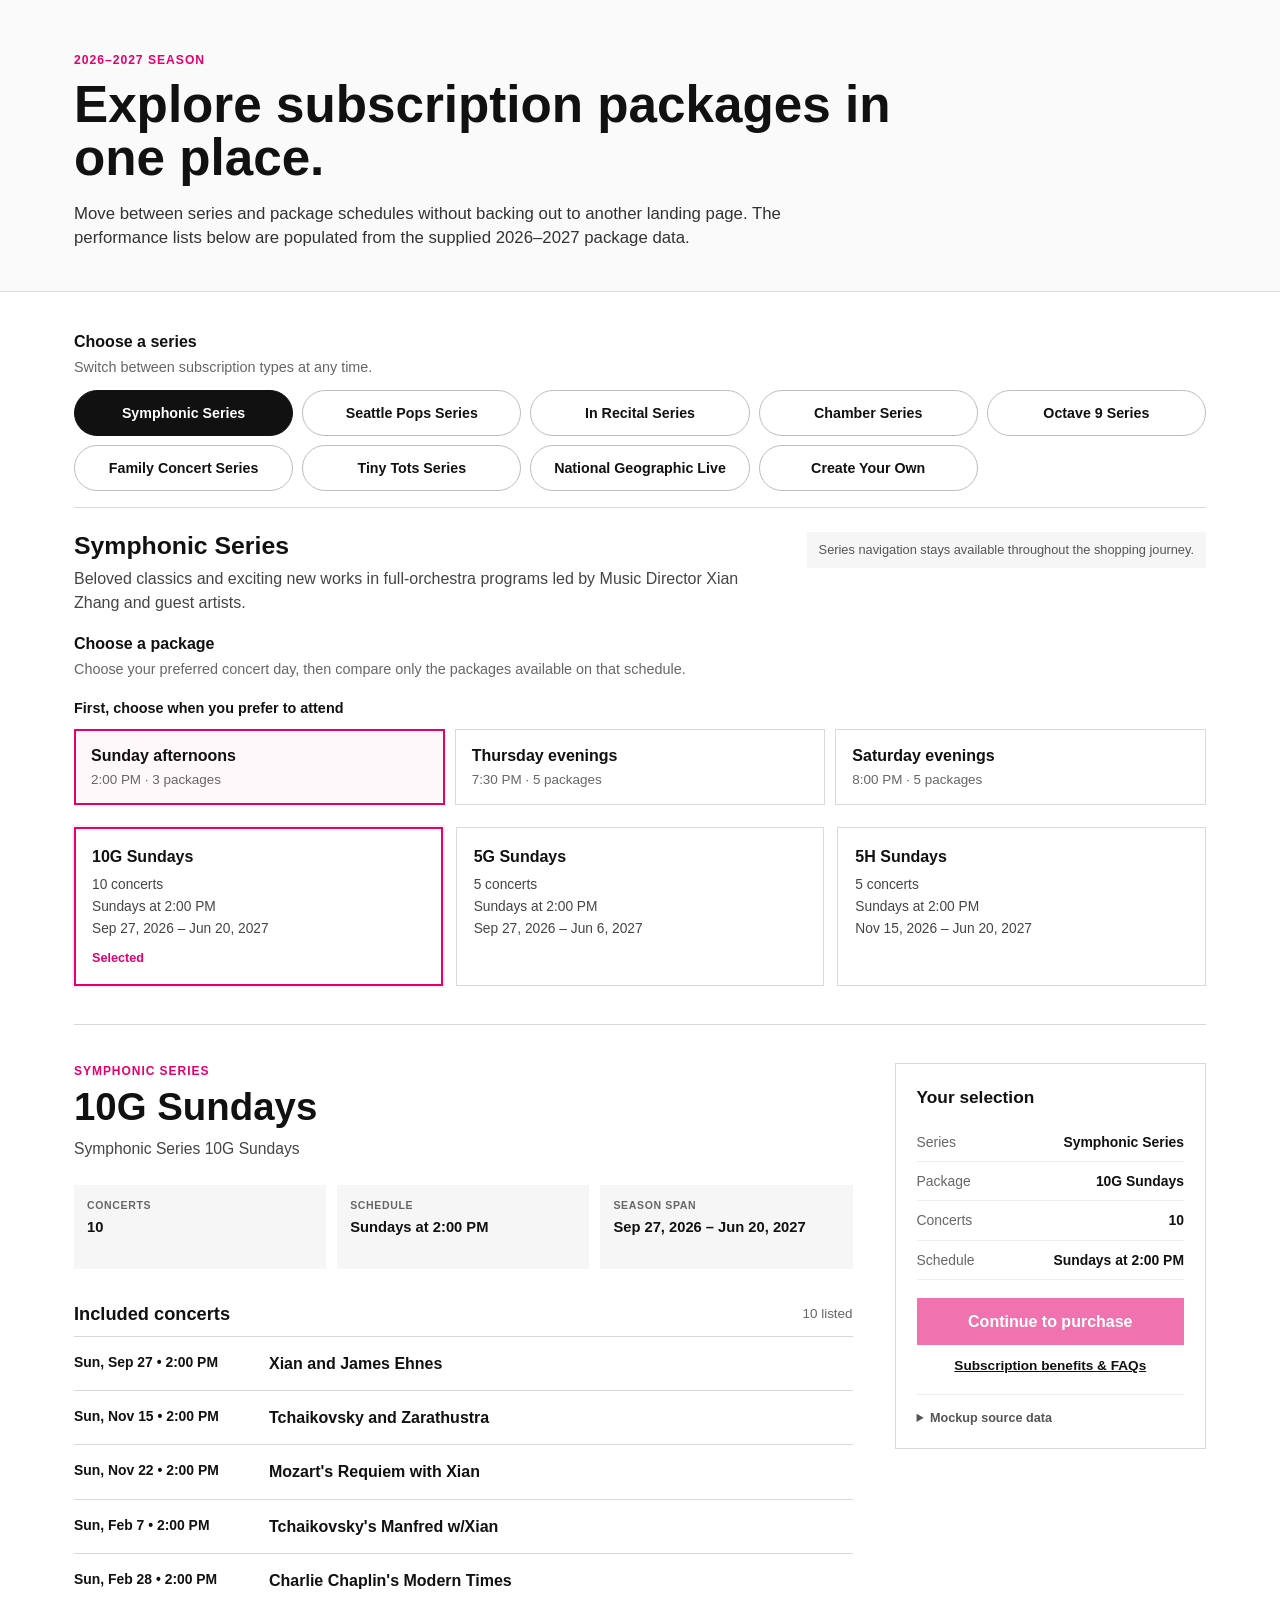
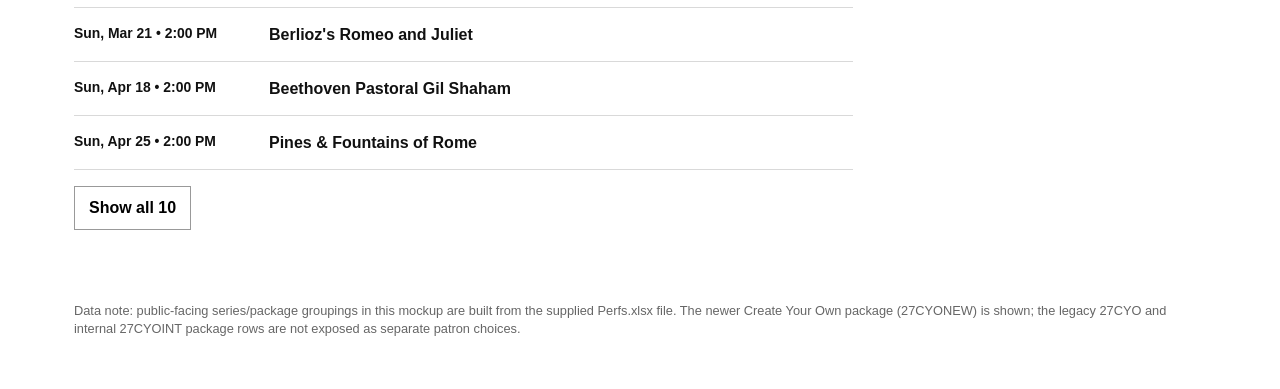
<file: private/subscription-explorer.html>
<!DOCTYPE html>

<html lang="en">
<head>
<meta charset="utf-8"/>
<meta content="width=device-width, initial-scale=1.0" name="viewport"/>
<title>2026–2027 Subscription Explorer Mockup</title>
<style>
    :root {
      --ink:#111;
      --muted:#666;
      --line:#d9d9d9;
      --soft:#f6f6f6;
      --white:#fff;
      --accent:#e5006d;
      --accent-dark:#b80057;
      --max:1180px;
      --radius:4px;
    }
    * { box-sizing:border-box; }
    body {
      margin:0;
      font-family:Arial, Helvetica, sans-serif;
      color:var(--ink);
      background:#fff;
      line-height:1.45;
    }
    button, input { font:inherit; }
    a { color:inherit; }
    .site-header { background:#080808; color:#fff; }
    .site-header__inner {
      max-width:var(--max);
      margin:auto;
      min-height:54px;
      padding:0 24px;
      display:flex;
      align-items:center;
      justify-content:space-between;
      gap:24px;
    }
    .brand {
      font-size:.86rem;
      font-weight:800;
      text-transform:uppercase;
      letter-spacing:.03em;
    }
    .site-nav { display:flex; gap:22px; font-size:.82rem; }
    .site-nav a { text-decoration:none; opacity:.9; }
    .hero { background:#fafafa; border-bottom:1px solid var(--line); }
    .hero__inner { max-width:var(--max); margin:auto; padding:52px 24px 40px; }
    .eyebrow {
      margin:0 0 8px;
      color:var(--accent);
      text-transform:uppercase;
      font-size:.76rem;
      font-weight:800;
      letter-spacing:.08em;
    }
    h1 {
      margin:0;
      max-width:900px;
      font-size:clamp(2.15rem,4vw,3.7rem);
      line-height:1.04;
    }
    .lede { max-width:800px; margin:18px 0 0; color:#333; font-size:1.05rem; }
    .explorer { max-width:var(--max); margin:auto; padding:38px 24px 72px; }
    .step-row {
      display:flex;
      justify-content:space-between;
      align-items:end;
      gap:18px;
      margin-bottom:12px;
    }
    .section-label { margin:0; font-size:1rem; font-weight:800; }
    .helper { margin:4px 0 0; color:var(--muted); font-size:.9rem; }
    .series-options {
      display:grid;
      grid-template-columns:repeat(5,minmax(0,1fr));
      gap:9px;
      padding:0 0 16px;
      border-bottom:1px solid var(--line);
    }
    .radio-input {
      position:absolute;
      opacity:0;
      pointer-events:none;
    }
    .series-option {
      display:inline-flex;
      align-items:center;
      justify-content:center;
      text-align:center;
      white-space:normal;
      min-height:46px;
      padding:9px 12px;
      border:1px solid #bdbdbd;
      border-radius:999px;
      background:#fff;
      cursor:pointer;
      font-size:.89rem;
      font-weight:700;
      transition:.15s ease;
    }
    .series-option:hover { border-color:#111; }
    .radio-input:focus-visible + .series-option,
    .radio-input:focus-visible + .package-option {
      outline:3px solid rgba(229,0,109,.25);
      outline-offset:2px;
    }
    .radio-input:checked + .series-option {
      color:#fff;
      background:#111;
      border-color:#111;
    }
    .series-context {
      display:grid;
      grid-template-columns:minmax(0,1fr) auto;
      gap:22px;
      margin:24px 0 18px;
      align-items:start;
    }
    .series-context h2 {
      margin:0;
      font-size:1.55rem;
      line-height:1.15;
    }
    .series-context p { margin:7px 0 0; max-width:760px; color:#444; }
    .switch-note {
      padding:9px 12px;
      background:#f6f6f6;
      color:#555;
      font-size:.8rem;
      white-space:nowrap;
    }
    .package-area { margin-top:8px; }
    .package-options {
      display:grid;
      grid-template-columns:repeat(3,minmax(0,1fr));
      gap:13px;
    }

    .symphonic-filter {
      margin:18px 0 22px;
    }
    .symphonic-filter[hidden] { display:none; }
    .symphonic-filter__label {
      margin:0 0 10px;
      font-size:.9rem;
      font-weight:800;
    }
    .day-options {
      display:grid;
      grid-template-columns:repeat(3,minmax(0,1fr));
      gap:10px;
    }
    .day-option {
      display:block;
      min-height:76px;
      padding:14px 16px;
      border:1px solid var(--line);
      background:#fff;
      cursor:pointer;
      transition:.15s ease;
    }
    .day-option:hover { border-color:#888; }
    .day-option__title {
      display:block;
      font-weight:800;
      margin-bottom:3px;
    }
    .day-option__meta {
      display:block;
      color:#666;
      font-size:.84rem;
    }
    .radio-input:checked + .day-option {
      border:2px solid var(--accent);
      padding:13px 15px;
      background:#fff8fb;
    }
    .package-option {
      display:block;
      min-height:142px;
      padding:17px;
      border:1px solid var(--line);
      background:#fff;
      cursor:pointer;
      transition:.15s ease;
    }
    .package-option:hover {
      border-color:#888;
      transform:translateY(-1px);
    }
    .radio-input:checked + .package-option {
      border:2px solid var(--accent);
      padding:16px;
      box-shadow:0 0 0 2px rgba(229,0,109,.07);
    }
    .package-title {
      display:block;
      font-size:1rem;
      font-weight:800;
      margin-bottom:7px;
    }
    .package-meta {
      display:block;
      color:#444;
      font-size:.86rem;
      margin-top:2px;
    }
    .selected-marker {
      display:inline-block;
      margin-top:10px;
      color:var(--accent);
      font-weight:800;
      font-size:.79rem;
      opacity:0;
    }
    .radio-input:checked + .package-option .selected-marker { opacity:1; }
    .detail-shell {
      margin-top:38px;
      padding-top:38px;
      border-top:1px solid var(--line);
      display:grid;
      grid-template-columns:minmax(0,1.7fr) minmax(285px,.68fr);
      gap:42px;
    }
    .detail-kicker {
      color:var(--accent);
      text-transform:uppercase;
      font-size:.75rem;
      font-weight:800;
      letter-spacing:.08em;
      margin-bottom:6px;
    }
    .detail-title {
      margin:0;
      font-size:clamp(1.85rem,3vw,2.8rem);
      line-height:1.08;
    }
    .detail-subtitle { margin:10px 0 0; color:#444; font-size:.98rem; }
    .stat-row {
      display:grid;
      grid-template-columns:repeat(3,1fr);
      gap:11px;
      margin-top:24px;
    }
    .stat {
      min-height:84px;
      padding:13px;
      background:var(--soft);
    }
    .stat-label {
      display:block;
      margin-bottom:4px;
      color:var(--muted);
      text-transform:uppercase;
      font-size:.66rem;
      font-weight:800;
      letter-spacing:.06em;
    }
    .stat-value { display:block; font-weight:800; font-size:.92rem; }
    .concerts { margin-top:32px; }
    .concerts-header {
      display:flex;
      align-items:center;
      justify-content:space-between;
      gap:16px;
      margin-bottom:9px;
    }
    .concerts h3 { margin:0; font-size:1.14rem; }
    .concert-count { color:var(--muted); font-size:.84rem; }
    .concert-list { border-top:1px solid var(--line); }
    .concert {
      display:grid;
      grid-template-columns:175px minmax(0,1fr);
      gap:20px;
      padding:15px 0;
      border-bottom:1px solid var(--line);
    }
    .concert-date { font-weight:800; font-size:.87rem; }
    .concert-title { margin:0; font-weight:800; }
    .concert-meta { margin:3px 0 0; color:var(--muted); font-size:.82rem; }
    .more-button {
      margin-top:16px;
      padding:9px 14px;
      border:1px solid #999;
      background:#fff;
      font-weight:700;
      cursor:pointer;
    }
    .more-button:hover { border-color:#111; }
    .summary-card {
      align-self:start;
      position:sticky;
      top:24px;
      padding:21px;
      border:1px solid var(--line);
      background:#fff;
    }
    .summary-card h3 { margin:0 0 13px; font-size:1.08rem; }
    .summary-line {
      display:flex;
      justify-content:space-between;
      gap:18px;
      padding:9px 0;
      border-bottom:1px solid #eee;
      font-size:.87rem;
    }
    .summary-line span:first-child { color:var(--muted); }
    .summary-line strong { text-align:right; }
    .cta {
      display:block;
      width:100%;
      margin-top:18px;
      padding:12px 15px;
      border:0;
      background:var(--accent);
      color:#fff;
      text-align:center;
      text-decoration:none;
      font-weight:800;
      cursor:pointer;
    }
    .cta:hover { background:var(--accent-dark); }
    .secondary-link {
      display:block;
      margin-top:11px;
      text-align:center;
      font-size:.85rem;
      font-weight:700;
    }
    .source-details {
      margin-top:18px;
      padding-top:14px;
      border-top:1px solid #eee;
      color:#555;
      font-size:.79rem;
    }
    .source-details summary { cursor:pointer; font-weight:700; }
    .source-details dl {
      display:grid;
      grid-template-columns:auto 1fr;
      gap:5px 10px;
      margin:10px 0 0;
    }
    .source-details dt { color:#777; }
    .source-details dd { margin:0; word-break:break-word; }
    .data-note {
      max-width:var(--max);
      margin:0 auto 50px;
      padding:0 24px;
      color:#666;
      font-size:.8rem;
    }
    @media (max-width:900px) {
      .series-options { grid-template-columns:repeat(3,minmax(0,1fr)); }
      .package-options { grid-template-columns:repeat(2,minmax(0,1fr)); }
      .detail-shell { grid-template-columns:1fr; }
      .summary-card { position:static; }
      .series-context { grid-template-columns:1fr; }
      .switch-note { white-space:normal; justify-self:start; }
    }
    @media (max-width:650px) {
      .series-options { grid-template-columns:repeat(2,minmax(0,1fr)); }
      .site-nav { display:none; }
      .hero__inner { padding-top:38px; }
      .explorer { padding-top:28px; }
      .package-options { grid-template-columns:1fr; }
      .day-options { grid-template-columns:1fr; }
      .stat-row { grid-template-columns:1fr; }
      .concert { grid-template-columns:1fr; gap:4px; }
    }
  
    .cta[disabled] {
      cursor: default;
      opacity: .55;
      pointer-events: none;
    }
</style>
</head>
<body>

<section class="hero">
<div class="hero__inner">
<p class="eyebrow">2026–2027 Season</p>
<h1>Explore subscription packages in one place.</h1>
<p class="lede">
        Move between series and package schedules without backing out to another landing page.
        The performance lists below are populated from the supplied 2026–2027 package data.
      </p>
</div>
</section>
<main class="explorer">
<section aria-labelledby="seriesHeading">
<div class="step-row">
<div>
<h2 class="section-label" id="seriesHeading">Choose a series</h2>
<p class="helper">Switch between subscription types at any time.</p>
</div>
</div>
<div class="series-options" id="seriesOptions"></div>
</section>
<section class="series-context">
<div>
<h2 id="seriesName"></h2>
<p id="seriesDescription"></p>
</div>
<div class="switch-note">Series navigation stays available throughout the shopping journey.</div>
</section>
<section aria-labelledby="packageHeading" class="package-area">
<div class="step-row">
<div>
<h2 class="section-label" id="packageHeading">Choose a package</h2>
<p class="helper" id="packageHelper"></p>
</div>
</div>
<div class="symphonic-filter" hidden="" id="symphonicFilter">
<p class="symphonic-filter__label">First, choose when you prefer to attend</p>
<div class="day-options" id="dayOptions"></div>
</div>
<div class="package-options" id="packageOptions"></div>
</section>
<section aria-live="polite" class="detail-shell">
<div>
<div class="detail-kicker" id="detailSeries"></div>
<h2 class="detail-title" id="detailTitle"></h2>
<p class="detail-subtitle" id="detailSubtitle"></p>
<div class="stat-row" id="stats"></div>
<section class="concerts">
<div class="concerts-header">
<h3 id="concertListLabel"></h3>
<span class="concert-count" id="concertCount"></span>
</div>
<div class="concert-list" id="concertList"></div>
<button class="more-button" hidden="" id="moreButton" type="button"></button>
</section>
</div>
<aside aria-label="Selected subscription summary" class="summary-card">
<h3>Your selection</h3>
<div id="summaryLines"></div>
<button aria-disabled="true" class="cta" disabled="disabled" id="purchaseButton" title="Purchase functionality intentionally disabled in this mockup" type="button">Continue to purchase</button>
<a class="secondary-link" href="#">Subscription benefits &amp; FAQs</a>
<details class="source-details">
<summary>Mockup source data</summary>
<dl id="sourceDetails"></dl>
</details>
</aside>
</section>
</main>
<p class="data-note">
    Data note: public-facing series/package groupings in this mockup are built from the supplied Perfs.xlsx file.
    The newer Create Your Own package (27CYONEW) is shown; the legacy 27CYO and internal 27CYOINT package rows are not exposed as separate patron choices.
  </p>
<script>
    const subscriptionData = {"symphonic": {"name": "Symphonic Series", "description": "Beloved classics and exciting new works in full-orchestra programs led by Music Director Xian Zhang and guest artists.", "packages": {"2710G": {"name": "10G Sundays", "fullName": "Symphonic Series 10G Sundays", "packageCode": "2710G", "packageId": 2900, "season": "2026-2027 Symphonic", "count": 10, "schedule": "Sundays at 2:00 PM", "dateRange": "Sep 27, 2026 – Jun 20, 2027", "listLabel": "Included concerts", "events": [{"date": "Sun, Sep 27 • 2:00 PM", "title": "Xian and James Ehnes", "meta": "", "performanceId": 28419, "productionSeasonId": 28415}, {"date": "Sun, Nov 15 • 2:00 PM", "title": "Tchaikovsky and Zarathustra", "meta": "", "performanceId": 28428, "productionSeasonId": 28425}, {"date": "Sun, Nov 22 • 2:00 PM", "title": "Mozart's Requiem with Xian", "meta": "", "performanceId": 28432, "productionSeasonId": 28429}, {"date": "Sun, Feb 7 • 2:00 PM", "title": "Tchaikovsky's Manfred w/Xian", "meta": "", "performanceId": 28708, "productionSeasonId": 28438}, {"date": "Sun, Feb 28 • 2:00 PM", "title": "Charlie Chaplin's Modern Times", "meta": "", "performanceId": 28451, "productionSeasonId": 28448}, {"date": "Sun, Mar 21 • 2:00 PM", "title": "Berlioz's Romeo and Juliet", "meta": "", "performanceId": 28726, "productionSeasonId": 28723}, {"date": "Sun, Apr 18 • 2:00 PM", "title": "Beethoven Pastoral Gil Shaham", "meta": "", "performanceId": 28461, "productionSeasonId": 28458}, {"date": "Sun, Apr 25 • 2:00 PM", "title": "Pines & Fountains of Rome", "meta": "", "performanceId": 28465, "productionSeasonId": 28462}, {"date": "Sun, Jun 6 • 2:00 PM", "title": "Mahler's Fourth Symphony", "meta": "", "performanceId": 28707, "productionSeasonId": 28704}, {"date": "Sun, Jun 20 • 2:00 PM", "title": "Xian Conducts Brahms", "meta": "", "performanceId": 28472, "productionSeasonId": 28469}], "countLabel": "concerts"}, "2713A": {"name": "13A Thursdays", "fullName": "Symphonic Series 13A Thursdays", "packageCode": "2713A", "packageId": 2925, "season": "2026-2027 Symphonic", "count": 13, "schedule": "Thursdays at 7:30 PM", "dateRange": "Oct 22, 2026 – Jun 24, 2027", "listLabel": "Included concerts", "events": [{"date": "Thu, Oct 22 • 7:30 PM", "title": "Morlot Sounds of Spring", "meta": "", "performanceId": 28423, "productionSeasonId": 28422}, {"date": "Thu, Nov 5 • 7:30 PM", "title": "Leila Josefowicz Returns", "meta": "", "performanceId": 28702, "productionSeasonId": 28701}, {"date": "Thu, Nov 19 • 7:30 PM", "title": "Mozart's Requiem with Xian", "meta": "", "performanceId": 28430, "productionSeasonId": 28429}, {"date": "Thu, Jan 28 • 7:30 PM", "title": "Xian and Emanuel Ax", "meta": "", "performanceId": 28434, "productionSeasonId": 28433}, {"date": "Thu, Feb 4 • 7:30 PM", "title": "Tchaikovsky's Manfred w/Xian", "meta": "", "performanceId": 28439, "productionSeasonId": 28438}, {"date": "Thu, Feb 25 • 7:30 PM", "title": "Charlie Chaplin's Modern Times", "meta": "", "performanceId": 28449, "productionSeasonId": 28448}, {"date": "Thu, Mar 11 • 7:30 PM", "title": "Xian Conducts Scheherazade", "meta": "", "performanceId": 28453, "productionSeasonId": 28452}, {"date": "Thu, Mar 18 • 7:30 PM", "title": "Berlioz's Romeo and Juliet", "meta": "", "performanceId": 28724, "productionSeasonId": 28723}, {"date": "Thu, Apr 15 • 7:30 PM", "title": "Beethoven Pastoral Gil Shaham", "meta": "", "performanceId": 28459, "productionSeasonId": 28458}, {"date": "Thu, Apr 22 • 7:30 PM", "title": "Pines & Fountains of Rome", "meta": "", "performanceId": 28463, "productionSeasonId": 28462}, {"date": "Thu, May 13 • 7:30 PM", "title": "Rachmaninov Second Piano Conc", "meta": "", "performanceId": 28467, "productionSeasonId": 28466}, {"date": "Thu, Jun 17 • 7:30 PM", "title": "Xian Conducts Brahms", "meta": "", "performanceId": 28470, "productionSeasonId": 28469}, {"date": "Thu, Jun 24 • 7:30 PM", "title": "Wagner's Ring Without Words", "meta": "", "performanceId": 28476, "productionSeasonId": 28475}], "countLabel": "concerts"}, "2713B": {"name": "13B Saturdays", "fullName": "Symphonic Series 13B Saturdays", "packageCode": "2713B", "packageId": 2926, "season": "2026-2027 Symphonic", "count": 13, "schedule": "Select dates at 8:00 PM", "dateRange": "Oct 24, 2026 – Jun 26, 2027", "listLabel": "Included concerts", "events": [{"date": "Sat, Oct 24 • 8:00 PM", "title": "Morlot Sounds of Spring", "meta": "", "performanceId": 28424, "productionSeasonId": 28422}, {"date": "Sat, Nov 7 • 8:00 PM", "title": "Leila Josefowicz Returns", "meta": "", "performanceId": 28703, "productionSeasonId": 28701}, {"date": "Sat, Nov 21 • 8:00 PM", "title": "Mozart's Requiem with Xian", "meta": "", "performanceId": 28431, "productionSeasonId": 28429}, {"date": "Sat, Jan 30 • 8:00 PM", "title": "Xian and Emanuel Ax", "meta": "", "performanceId": 28435, "productionSeasonId": 28433}, {"date": "Sat, Feb 6 • 8:00 PM", "title": "Tchaikovsky's Manfred w/Xian", "meta": "", "performanceId": 28440, "productionSeasonId": 28438}, {"date": "Sat, Feb 27 • 8:00 PM", "title": "Charlie Chaplin's Modern Times", "meta": "", "performanceId": 28450, "productionSeasonId": 28448}, {"date": "Sat, Mar 13 • 8:00 PM", "title": "Xian Conducts Scheherazade", "meta": "", "performanceId": 28454, "productionSeasonId": 28452}, {"date": "Sat, Mar 20 • 8:00 PM", "title": "Berlioz's Romeo and Juliet", "meta": "", "performanceId": 28725, "productionSeasonId": 28723}, {"date": "Sat, Apr 17 • 8:00 PM", "title": "Beethoven Pastoral Gil Shaham", "meta": "", "performanceId": 28460, "productionSeasonId": 28458}, {"date": "Sat, Apr 24 • 8:00 PM", "title": "Pines & Fountains of Rome", "meta": "", "performanceId": 28464, "productionSeasonId": 28462}, {"date": "Fri, May 14 • 8:00 PM", "title": "Rachmaninov Second Piano Conc", "meta": "", "performanceId": 28468, "productionSeasonId": 28466}, {"date": "Sat, Jun 19 • 8:00 PM", "title": "Xian Conducts Brahms", "meta": "", "performanceId": 28471, "productionSeasonId": 28469}, {"date": "Sat, Jun 26 • 8:00 PM", "title": "Wagner's Ring Without Words", "meta": "", "performanceId": 28477, "productionSeasonId": 28475}], "countLabel": "concerts"}, "2719A": {"name": "19A Thursdays", "fullName": "Symphonic Series 19A Thursdays", "packageCode": "2719A", "packageId": 2901, "season": "2026-2027 Symphonic", "count": 19, "schedule": "Thursdays at 7:30 PM", "dateRange": "Sep 24, 2026 – Jun 24, 2027", "listLabel": "Included concerts", "events": [{"date": "Thu, Sep 24 • 7:30 PM", "title": "Xian and James Ehnes", "meta": "", "performanceId": 28417, "productionSeasonId": 28415}, {"date": "Thu, Oct 22 • 7:30 PM", "title": "Morlot Sounds of Spring", "meta": "", "performanceId": 28423, "productionSeasonId": 28422}, {"date": "Thu, Nov 5 • 7:30 PM", "title": "Leila Josefowicz Returns", "meta": "", "performanceId": 28702, "productionSeasonId": 28701}, {"date": "Thu, Nov 12 • 7:30 PM", "title": "Tchaikovsky and Zarathustra", "meta": "", "performanceId": 28426, "productionSeasonId": 28425}, {"date": "Thu, Nov 19 • 7:30 PM", "title": "Mozart's Requiem with Xian", "meta": "", "performanceId": 28430, "productionSeasonId": 28429}, {"date": "Thu, Jan 28 • 7:30 PM", "title": "Xian and Emanuel Ax", "meta": "", "performanceId": 28434, "productionSeasonId": 28433}, {"date": "Thu, Feb 4 • 7:30 PM", "title": "Tchaikovsky's Manfred w/Xian", "meta": "", "performanceId": 28439, "productionSeasonId": 28438}, {"date": "Thu, Feb 11 • 7:30 PM", "title": "Xian The Sounds of Spain", "meta": "", "performanceId": 28444, "productionSeasonId": 28443}, {"date": "Thu, Feb 25 • 7:30 PM", "title": "Charlie Chaplin's Modern Times", "meta": "", "performanceId": 28449, "productionSeasonId": 28448}, {"date": "Thu, Mar 11 • 7:30 PM", "title": "Xian Conducts Scheherazade", "meta": "", "performanceId": 28453, "productionSeasonId": 28452}, {"date": "Thu, Mar 18 • 7:30 PM", "title": "Berlioz's Romeo and Juliet", "meta": "", "performanceId": 28724, "productionSeasonId": 28723}, {"date": "Thu, Apr 8 • 7:30 PM", "title": "Grieg's Peer Gynt with Xian", "meta": "", "performanceId": 28456, "productionSeasonId": 28455}, {"date": "Thu, Apr 15 • 7:30 PM", "title": "Beethoven Pastoral Gil Shaham", "meta": "", "performanceId": 28459, "productionSeasonId": 28458}, {"date": "Thu, Apr 22 • 7:30 PM", "title": "Pines & Fountains of Rome", "meta": "", "performanceId": 28463, "productionSeasonId": 28462}, {"date": "Thu, Apr 29 • 7:30 PM", "title": "Shostakovich's 10th Symphony", "meta": "", "performanceId": 28730, "productionSeasonId": 28729}, {"date": "Thu, May 13 • 7:30 PM", "title": "Rachmaninov Second Piano Conc", "meta": "", "performanceId": 28467, "productionSeasonId": 28466}, {"date": "Thu, Jun 3 • 7:30 PM", "title": "Mahler's Fourth Symphony", "meta": "", "performanceId": 28705, "productionSeasonId": 28704}, {"date": "Thu, Jun 17 • 7:30 PM", "title": "Xian Conducts Brahms", "meta": "", "performanceId": 28470, "productionSeasonId": 28469}, {"date": "Thu, Jun 24 • 7:30 PM", "title": "Wagner's Ring Without Words", "meta": "", "performanceId": 28476, "productionSeasonId": 28475}], "countLabel": "concerts"}, "2719B": {"name": "19B Saturdays", "fullName": "Symphonic Series 19B Saturdays", "packageCode": "2719B", "packageId": 2903, "season": "2026-2027 Symphonic", "count": 19, "schedule": "Select dates at 8:00 PM", "dateRange": "Sep 26, 2026 – Jun 26, 2027", "listLabel": "Included concerts", "events": [{"date": "Sat, Sep 26 • 8:00 PM", "title": "Xian and James Ehnes", "meta": "", "performanceId": 28418, "productionSeasonId": 28415}, {"date": "Sat, Oct 24 • 8:00 PM", "title": "Morlot Sounds of Spring", "meta": "", "performanceId": 28424, "productionSeasonId": 28422}, {"date": "Sat, Nov 7 • 8:00 PM", "title": "Leila Josefowicz Returns", "meta": "", "performanceId": 28703, "productionSeasonId": 28701}, {"date": "Sat, Nov 14 • 8:00 PM", "title": "Tchaikovsky and Zarathustra", "meta": "", "performanceId": 28427, "productionSeasonId": 28425}, {"date": "Sat, Nov 21 • 8:00 PM", "title": "Mozart's Requiem with Xian", "meta": "", "performanceId": 28431, "productionSeasonId": 28429}, {"date": "Sat, Jan 30 • 8:00 PM", "title": "Xian and Emanuel Ax", "meta": "", "performanceId": 28435, "productionSeasonId": 28433}, {"date": "Sat, Feb 6 • 8:00 PM", "title": "Tchaikovsky's Manfred w/Xian", "meta": "", "performanceId": 28440, "productionSeasonId": 28438}, {"date": "Sat, Feb 13 • 8:00 PM", "title": "Xian The Sounds of Spain", "meta": "", "performanceId": 28445, "productionSeasonId": 28443}, {"date": "Sat, Feb 27 • 8:00 PM", "title": "Charlie Chaplin's Modern Times", "meta": "", "performanceId": 28450, "productionSeasonId": 28448}, {"date": "Sat, Mar 13 • 8:00 PM", "title": "Xian Conducts Scheherazade", "meta": "", "performanceId": 28454, "productionSeasonId": 28452}, {"date": "Sat, Mar 20 • 8:00 PM", "title": "Berlioz's Romeo and Juliet", "meta": "", "performanceId": 28725, "productionSeasonId": 28723}, {"date": "Sat, Apr 10 • 8:00 PM", "title": "Grieg's Peer Gynt with Xian", "meta": "", "performanceId": 28457, "productionSeasonId": 28455}, {"date": "Sat, Apr 17 • 8:00 PM", "title": "Beethoven Pastoral Gil Shaham", "meta": "", "performanceId": 28460, "productionSeasonId": 28458}, {"date": "Sat, Apr 24 • 8:00 PM", "title": "Pines & Fountains of Rome", "meta": "", "performanceId": 28464, "productionSeasonId": 28462}, {"date": "Sat, May 1 • 8:00 PM", "title": "Shostakovich's 10th Symphony", "meta": "", "performanceId": 28731, "productionSeasonId": 28729}, {"date": "Fri, May 14 • 8:00 PM", "title": "Rachmaninov Second Piano Conc", "meta": "", "performanceId": 28468, "productionSeasonId": 28466}, {"date": "Sat, Jun 5 • 8:00 PM", "title": "Mahler's Fourth Symphony", "meta": "", "performanceId": 28706, "productionSeasonId": 28704}, {"date": "Sat, Jun 19 • 8:00 PM", "title": "Xian Conducts Brahms", "meta": "", "performanceId": 28471, "productionSeasonId": 28469}, {"date": "Sat, Jun 26 • 8:00 PM", "title": "Wagner's Ring Without Words", "meta": "", "performanceId": 28477, "productionSeasonId": 28475}], "countLabel": "concerts"}, "275G": {"name": "5G Sundays", "fullName": "Symphonic Series 5G Sundays", "packageCode": "275G", "packageId": 2950, "season": "2026-2027 Symphonic", "count": 5, "schedule": "Sundays at 2:00 PM", "dateRange": "Sep 27, 2026 – Jun 6, 2027", "listLabel": "Included concerts", "events": [{"date": "Sun, Sep 27 • 2:00 PM", "title": "Xian and James Ehnes", "meta": "", "performanceId": 28419, "productionSeasonId": 28415}, {"date": "Sun, Nov 22 • 2:00 PM", "title": "Mozart's Requiem with Xian", "meta": "", "performanceId": 28432, "productionSeasonId": 28429}, {"date": "Sun, Feb 7 • 2:00 PM", "title": "Tchaikovsky's Manfred w/Xian", "meta": "", "performanceId": 28708, "productionSeasonId": 28438}, {"date": "Sun, Apr 18 • 2:00 PM", "title": "Beethoven Pastoral Gil Shaham", "meta": "", "performanceId": 28461, "productionSeasonId": 28458}, {"date": "Sun, Jun 6 • 2:00 PM", "title": "Mahler's Fourth Symphony", "meta": "", "performanceId": 28707, "productionSeasonId": 28704}], "countLabel": "concerts"}, "275H": {"name": "5H Sundays", "fullName": "Symphonic Series 5H Sundays", "packageCode": "275H", "packageId": 2951, "season": "2026-2027 Symphonic", "count": 5, "schedule": "Sundays at 2:00 PM", "dateRange": "Nov 15, 2026 – Jun 20, 2027", "listLabel": "Included concerts", "events": [{"date": "Sun, Nov 15 • 2:00 PM", "title": "Tchaikovsky and Zarathustra", "meta": "", "performanceId": 28428, "productionSeasonId": 28425}, {"date": "Sun, Feb 28 • 2:00 PM", "title": "Charlie Chaplin's Modern Times", "meta": "", "performanceId": 28451, "productionSeasonId": 28448}, {"date": "Sun, Mar 21 • 2:00 PM", "title": "Berlioz's Romeo and Juliet", "meta": "", "performanceId": 28726, "productionSeasonId": 28723}, {"date": "Sun, Apr 25 • 2:00 PM", "title": "Pines & Fountains of Rome", "meta": "", "performanceId": 28465, "productionSeasonId": 28462}, {"date": "Sun, Jun 20 • 2:00 PM", "title": "Xian Conducts Brahms", "meta": "", "performanceId": 28472, "productionSeasonId": 28469}], "countLabel": "concerts"}, "276A": {"name": "6A Thursdays", "fullName": "Symphonic Series 6A Thursdays", "packageCode": "276A", "packageId": 2904, "season": "2026-2027 Symphonic", "count": 6, "schedule": "Thursdays at 7:30 PM", "dateRange": "Sep 24, 2026 – Jun 3, 2027", "listLabel": "Included concerts", "events": [{"date": "Thu, Sep 24 • 7:30 PM", "title": "Xian and James Ehnes", "meta": "", "performanceId": 28417, "productionSeasonId": 28415}, {"date": "Thu, Nov 12 • 7:30 PM", "title": "Tchaikovsky and Zarathustra", "meta": "", "performanceId": 28426, "productionSeasonId": 28425}, {"date": "Thu, Feb 11 • 7:30 PM", "title": "Xian The Sounds of Spain", "meta": "", "performanceId": 28444, "productionSeasonId": 28443}, {"date": "Thu, Apr 8 • 7:30 PM", "title": "Grieg's Peer Gynt with Xian", "meta": "", "performanceId": 28456, "productionSeasonId": 28455}, {"date": "Thu, Apr 29 • 7:30 PM", "title": "Shostakovich's 10th Symphony", "meta": "", "performanceId": 28730, "productionSeasonId": 28729}, {"date": "Thu, Jun 3 • 7:30 PM", "title": "Mahler's Fourth Symphony", "meta": "", "performanceId": 28705, "productionSeasonId": 28704}], "countLabel": "concerts"}, "276B": {"name": "6B Saturdays", "fullName": "Symphonic Series 6B Saturdays", "packageCode": "276B", "packageId": 2905, "season": "2026-2027 Symphonic", "count": 6, "schedule": "Saturdays at 8:00 PM", "dateRange": "Sep 26, 2026 – Jun 5, 2027", "listLabel": "Included concerts", "events": [{"date": "Sat, Sep 26 • 8:00 PM", "title": "Xian and James Ehnes", "meta": "", "performanceId": 28418, "productionSeasonId": 28415}, {"date": "Sat, Nov 14 • 8:00 PM", "title": "Tchaikovsky and Zarathustra", "meta": "", "performanceId": 28427, "productionSeasonId": 28425}, {"date": "Sat, Feb 13 • 8:00 PM", "title": "Xian The Sounds of Spain", "meta": "", "performanceId": 28445, "productionSeasonId": 28443}, {"date": "Sat, Apr 10 • 8:00 PM", "title": "Grieg's Peer Gynt with Xian", "meta": "", "performanceId": 28457, "productionSeasonId": 28455}, {"date": "Sat, May 1 • 8:00 PM", "title": "Shostakovich's 10th Symphony", "meta": "", "performanceId": 28731, "productionSeasonId": 28729}, {"date": "Sat, Jun 5 • 8:00 PM", "title": "Mahler's Fourth Symphony", "meta": "", "performanceId": 28706, "productionSeasonId": 28704}], "countLabel": "concerts"}, "276E": {"name": "6E Thursdays", "fullName": "Symphonic Series 6E Thursdays", "packageCode": "276E", "packageId": 2906, "season": "2026-2027 Symphonic", "count": 6, "schedule": "Thursdays at 7:30 PM", "dateRange": "Nov 5, 2026 – Jun 17, 2027", "listLabel": "Included concerts", "events": [{"date": "Thu, Nov 5 • 7:30 PM", "title": "Leila Josefowicz Returns", "meta": "", "performanceId": 28702, "productionSeasonId": 28701}, {"date": "Thu, Jan 28 • 7:30 PM", "title": "Xian and Emanuel Ax", "meta": "", "performanceId": 28434, "productionSeasonId": 28433}, {"date": "Thu, Feb 25 • 7:30 PM", "title": "Charlie Chaplin's Modern Times", "meta": "", "performanceId": 28449, "productionSeasonId": 28448}, {"date": "Thu, Mar 18 • 7:30 PM", "title": "Berlioz's Romeo and Juliet", "meta": "", "performanceId": 28724, "productionSeasonId": 28723}, {"date": "Thu, Apr 22 • 7:30 PM", "title": "Pines & Fountains of Rome", "meta": "", "performanceId": 28463, "productionSeasonId": 28462}, {"date": "Thu, Jun 17 • 7:30 PM", "title": "Xian Conducts Brahms", "meta": "", "performanceId": 28470, "productionSeasonId": 28469}], "countLabel": "concerts"}, "276F": {"name": "6F Saturdays", "fullName": "Symphonic Series 6F Saturdays", "packageCode": "276F", "packageId": 2907, "season": "2026-2027 Symphonic", "count": 6, "schedule": "Saturdays at 8:00 PM", "dateRange": "Nov 7, 2026 – Jun 19, 2027", "listLabel": "Included concerts", "events": [{"date": "Sat, Nov 7 • 8:00 PM", "title": "Leila Josefowicz Returns", "meta": "", "performanceId": 28703, "productionSeasonId": 28701}, {"date": "Sat, Jan 30 • 8:00 PM", "title": "Xian and Emanuel Ax", "meta": "", "performanceId": 28435, "productionSeasonId": 28433}, {"date": "Sat, Feb 27 • 8:00 PM", "title": "Charlie Chaplin's Modern Times", "meta": "", "performanceId": 28450, "productionSeasonId": 28448}, {"date": "Sat, Mar 20 • 8:00 PM", "title": "Berlioz's Romeo and Juliet", "meta": "", "performanceId": 28725, "productionSeasonId": 28723}, {"date": "Sat, Apr 24 • 8:00 PM", "title": "Pines & Fountains of Rome", "meta": "", "performanceId": 28464, "productionSeasonId": 28462}, {"date": "Sat, Jun 19 • 8:00 PM", "title": "Xian Conducts Brahms", "meta": "", "performanceId": 28471, "productionSeasonId": 28469}], "countLabel": "concerts"}, "277C": {"name": "7C Thursdays", "fullName": "Symphonic Series 7C Thursdays", "packageCode": "277C", "packageId": 2908, "season": "2026-2027 Symphonic", "count": 7, "schedule": "Thursdays at 7:30 PM", "dateRange": "Oct 22, 2026 – Jun 24, 2027", "listLabel": "Included concerts", "events": [{"date": "Thu, Oct 22 • 7:30 PM", "title": "Morlot Sounds of Spring", "meta": "", "performanceId": 28423, "productionSeasonId": 28422}, {"date": "Thu, Nov 19 • 7:30 PM", "title": "Mozart's Requiem with Xian", "meta": "", "performanceId": 28430, "productionSeasonId": 28429}, {"date": "Thu, Feb 4 • 7:30 PM", "title": "Tchaikovsky's Manfred w/Xian", "meta": "", "performanceId": 28439, "productionSeasonId": 28438}, {"date": "Thu, Mar 11 • 7:30 PM", "title": "Xian Conducts Scheherazade", "meta": "", "performanceId": 28453, "productionSeasonId": 28452}, {"date": "Thu, Apr 15 • 7:30 PM", "title": "Beethoven Pastoral Gil Shaham", "meta": "", "performanceId": 28459, "productionSeasonId": 28458}, {"date": "Thu, May 13 • 7:30 PM", "title": "Rachmaninov Second Piano Conc", "meta": "", "performanceId": 28467, "productionSeasonId": 28466}, {"date": "Thu, Jun 24 • 7:30 PM", "title": "Wagner's Ring Without Words", "meta": "", "performanceId": 28476, "productionSeasonId": 28475}], "countLabel": "concerts"}, "277D": {"name": "7D Saturdays", "fullName": "Symphonic Series 7D Saturdays", "packageCode": "277D", "packageId": 2909, "season": "2026-2027 Symphonic", "count": 7, "schedule": "Select dates at 8:00 PM", "dateRange": "Oct 24, 2026 – Jun 26, 2027", "listLabel": "Included concerts", "events": [{"date": "Sat, Oct 24 • 8:00 PM", "title": "Morlot Sounds of Spring", "meta": "", "performanceId": 28424, "productionSeasonId": 28422}, {"date": "Sat, Nov 21 • 8:00 PM", "title": "Mozart's Requiem with Xian", "meta": "", "performanceId": 28431, "productionSeasonId": 28429}, {"date": "Sat, Feb 6 • 8:00 PM", "title": "Tchaikovsky's Manfred w/Xian", "meta": "", "performanceId": 28440, "productionSeasonId": 28438}, {"date": "Sat, Mar 13 • 8:00 PM", "title": "Xian Conducts Scheherazade", "meta": "", "performanceId": 28454, "productionSeasonId": 28452}, {"date": "Sat, Apr 17 • 8:00 PM", "title": "Beethoven Pastoral Gil Shaham", "meta": "", "performanceId": 28460, "productionSeasonId": 28458}, {"date": "Fri, May 14 • 8:00 PM", "title": "Rachmaninov Second Piano Conc", "meta": "", "performanceId": 28468, "productionSeasonId": 28466}, {"date": "Sat, Jun 26 • 8:00 PM", "title": "Wagner's Ring Without Words", "meta": "", "performanceId": 28477, "productionSeasonId": 28475}], "countLabel": "concerts"}}}, "pops": {"name": "Seattle Pops Series", "description": "Film, popular music, crossover programs and live orchestral experiences.", "packages": {"27P1": {"name": "Fridays", "fullName": "Seattle Pops Series Fridays", "packageCode": "27P1", "packageId": 2910, "season": "2026-2027 Pops", "count": 4, "schedule": "Fridays at 8:00 PM", "dateRange": "Oct 2, 2026 – Jun 11, 2027", "listLabel": "Included concerts", "events": [{"date": "Fri, Oct 2 • 8:00 PM", "title": "Ennio Morricone: The Official", "meta": "", "performanceId": 28485, "productionSeasonId": 28484}, {"date": "Fri, Dec 4 • 8:00 PM", "title": "Holiday Pops", "meta": "", "performanceId": 28479, "productionSeasonId": 28478}, {"date": "Fri, Feb 19 • 8:00 PM", "title": "The Music of John Williams", "meta": "", "performanceId": 28489, "productionSeasonId": 28488}, {"date": "Fri, Jun 11 • 8:00 PM", "title": "Bear McCreary Conducts Bear Mc", "meta": "", "performanceId": 28495, "productionSeasonId": 28494}], "countLabel": "concerts"}, "27P2": {"name": "Saturdays", "fullName": "Seattle Pops Series Saturdays", "packageCode": "27P2", "packageId": 2911, "season": "2026-2027 Pops", "count": 4, "schedule": "Saturdays at 8:00 PM", "dateRange": "Oct 3, 2026 – Jun 12, 2027", "listLabel": "Included concerts", "events": [{"date": "Sat, Oct 3 • 8:00 PM", "title": "Ennio Morricone: The Official", "meta": "", "performanceId": 28486, "productionSeasonId": 28484}, {"date": "Sat, Dec 5 • 8:00 PM", "title": "Holiday Pops", "meta": "", "performanceId": 28480, "productionSeasonId": 28478}, {"date": "Sat, Feb 20 • 8:00 PM", "title": "The Music of John Williams", "meta": "", "performanceId": 28490, "productionSeasonId": 28488}, {"date": "Sat, Jun 12 • 8:00 PM", "title": "Bear McCreary Conducts Bear Mc", "meta": "", "performanceId": 28496, "productionSeasonId": 28494}], "countLabel": "concerts"}, "27P3": {"name": "Sundays", "fullName": "Seattle Pops Series Sundays", "packageCode": "27P3", "packageId": 2912, "season": "2026-2027 Pops", "count": 4, "schedule": "Sundays at 2:00 PM", "dateRange": "Oct 4, 2026 – Jun 13, 2027", "listLabel": "Included concerts", "events": [{"date": "Sun, Oct 4 • 2:00 PM", "title": "Ennio Morricone: The Official", "meta": "", "performanceId": 28487, "productionSeasonId": 28484}, {"date": "Sun, Dec 6 • 2:00 PM", "title": "Holiday Pops", "meta": "", "performanceId": 28481, "productionSeasonId": 28478}, {"date": "Sun, Feb 21 • 2:00 PM", "title": "The Music of John Williams", "meta": "", "performanceId": 28491, "productionSeasonId": 28488}, {"date": "Sun, Jun 13 • 2:00 PM", "title": "Bear McCreary Conducts Bear Mc", "meta": "", "performanceId": 28497, "productionSeasonId": 28494}], "countLabel": "concerts"}}}, "recital": {"name": "In Recital Series", "description": "Internationally acclaimed musicians in solo and recital performances on the Benaroya Hall mainstage.", "packages": {"27IR": {"name": "Full Series", "fullName": "In Recital Series", "packageCode": "27IR", "packageId": 2913, "season": "2026-2027 Signature", "count": 4, "schedule": "Select dates • 7:30 PM / 8:00 PM", "dateRange": "Oct 27, 2026 – May 15, 2027", "listLabel": "Included concerts", "events": [{"date": "Tue, Oct 27 • 7:30 PM", "title": "Paul Lewis Plays Mozart Sonata", "meta": "", "performanceId": 28676, "productionSeasonId": 28675}, {"date": "Tue, Feb 23 • 7:30 PM", "title": "Vikingur Olafsson Debussy...", "meta": "", "performanceId": 28679, "productionSeasonId": 28678}, {"date": "Thu, Apr 1 • 7:30 PM", "title": "Yeol Eum Son Plays Rachmaninov", "meta": "", "performanceId": 28683, "productionSeasonId": 28682}, {"date": "Sat, May 15 • 8:00 PM", "title": "Alisa Weilerstein & Inon Barna", "meta": "", "performanceId": 28688, "productionSeasonId": 28686}], "countLabel": "concerts"}}}, "chamber": {"name": "Chamber Series", "description": "Curated small-ensemble programs featuring Seattle Symphony musicians.", "packages": {"27CH": {"name": "Full Series", "fullName": "Chamber Series", "packageCode": "27CH", "packageId": 2899, "season": "2026-2027 Signature", "count": 4, "schedule": "Tuesdays at 7:30 PM", "dateRange": "Feb 9, 2027 – May 11, 2027", "listLabel": "Included concerts", "events": [{"date": "Tue, Feb 9 • 7:30 PM", "title": "Beethoven's Cello Sonatas", "meta": "", "performanceId": 28733, "productionSeasonId": 28732}, {"date": "Tue, Mar 9 • 7:30 PM", "title": "Beethoven & Tower", "meta": "", "performanceId": 28735, "productionSeasonId": 28734}, {"date": "Tue, Apr 13 • 7:30 PM", "title": "Beethoven & Alberga", "meta": "", "performanceId": 28737, "productionSeasonId": 28736}, {"date": "Tue, May 11 • 7:30 PM", "title": "Beethoven & Beach", "meta": "", "performanceId": 28739, "productionSeasonId": 28738}], "countLabel": "concerts"}}}, "octave9": {"name": "Octave 9 Series", "description": "Immersive performances that push the boundaries of sound, space and creative possibility.", "packages": {"27O9A": {"name": "Series A", "fullName": "Octave 9 Series A", "packageCode": "27O9A", "packageId": 2914, "season": "2026-2027 Octave 9", "count": 6, "schedule": "Fridays • 6:30 PM / 7:00 PM", "dateRange": "Oct 16, 2026 – Jun 18, 2027", "listLabel": "Included concerts", "events": [{"date": "Fri, Oct 16 • 7:00 PM", "title": "Etudes and Devotions", "meta": "", "performanceId": 28499, "productionSeasonId": 28498}, {"date": "Fri, Nov 6 • 6:30 PM", "title": "The World of György Kurtág", "meta": "", "performanceId": 28502, "productionSeasonId": 28501}, {"date": "Fri, Mar 5 • 7:00 PM", "title": "Inheritances", "meta": "", "performanceId": 28505, "productionSeasonId": 28504}, {"date": "Fri, Apr 2 • 7:00 PM", "title": "The Elwha River", "meta": "", "performanceId": 28508, "productionSeasonId": 28507}, {"date": "Fri, May 7 • 7:00 PM", "title": "Pamela Z", "meta": "", "performanceId": 28511, "productionSeasonId": 28510}, {"date": "Fri, Jun 18 • 7:00 PM", "title": "Brandee Younger", "meta": "", "performanceId": 28513, "productionSeasonId": 28512}], "countLabel": "concerts"}, "27O9B": {"name": "Series B", "fullName": "Octave 9 Series B", "packageCode": "27O9B", "packageId": 2915, "season": "2026-2027 Octave 9", "count": 6, "schedule": "Fridays • 8:30 PM / 9:00 PM", "dateRange": "Oct 16, 2026 – Jun 18, 2027", "listLabel": "Included concerts", "events": [{"date": "Fri, Oct 16 • 9:00 PM", "title": "Etudes and Devotions", "meta": "", "performanceId": 28500, "productionSeasonId": 28498}, {"date": "Fri, Nov 6 • 8:30 PM", "title": "The World of György Kurtág", "meta": "", "performanceId": 28503, "productionSeasonId": 28501}, {"date": "Fri, Mar 5 • 9:00 PM", "title": "Inheritances", "meta": "", "performanceId": 28506, "productionSeasonId": 28504}, {"date": "Fri, Apr 2 • 9:00 PM", "title": "The Elwha River", "meta": "", "performanceId": 28509, "productionSeasonId": 28507}, {"date": "Fri, May 7 • 9:00 PM", "title": "Pamela Z", "meta": "", "performanceId": 28709, "productionSeasonId": 28510}, {"date": "Fri, Jun 18 • 9:00 PM", "title": "Brandee Younger", "meta": "", "performanceId": 28514, "productionSeasonId": 28512}], "countLabel": "concerts"}}}, "family": {"name": "Family Concert Series", "description": "Musical storytelling and orchestral discovery designed for young listeners and their families.", "packages": {"27FC": {"name": "Full Series", "fullName": "Family Concert Series", "packageCode": "27FC", "packageId": 2916, "season": "2026-2027 Family", "count": 4, "schedule": "Saturdays at 11:00 AM", "dateRange": "Oct 31, 2026 – May 8, 2027", "listLabel": "Included concerts", "events": [{"date": "Sat, Oct 31 • 11:00 AM", "title": "Halloween Spooktacular!", "meta": "", "performanceId": 28692, "productionSeasonId": 28691}, {"date": "Sat, Dec 5 • 11:00 AM", "title": "The Snowman", "meta": "", "performanceId": 28694, "productionSeasonId": 28693}, {"date": "Sat, Feb 20 • 11:00 AM", "title": "Sunny w/ a Chance of Symphony", "meta": "", "performanceId": 28698, "productionSeasonId": 28697}, {"date": "Sat, May 8 • 11:00 AM", "title": "The Firebird", "meta": "", "performanceId": 28700, "productionSeasonId": 28699}], "countLabel": "concerts"}}}, "tinytots": {"name": "Tiny Tots Series", "description": "Interactive musical experiences designed for the youngest listeners.", "packages": {"27T1": {"name": "Fri 10:30 AM", "fullName": "Tiny Tots Series Fri 10:30am", "packageCode": "27T1", "packageId": 2917, "season": "2026-2027 Family", "count": 5, "schedule": "Fridays at 10:30 AM", "dateRange": "Oct 2, 2026 – Jun 4, 2027", "listLabel": "Included concerts", "events": [{"date": "Fri, Oct 2 • 10:30 AM", "title": "The Percussion: Sounds from Ho", "meta": "", "performanceId": 28520, "productionSeasonId": 28519}, {"date": "Fri, Dec 11 • 10:30 AM", "title": "The Strings: Holiday String-Al", "meta": "", "performanceId": 28525, "productionSeasonId": 28524}, {"date": "Fri, Feb 5 • 10:30 AM", "title": "The Brass: Movie Magic", "meta": "", "performanceId": 28588, "productionSeasonId": 28587}, {"date": "Fri, Apr 16 • 10:30 AM", "title": "The Winds: Campfire Jams", "meta": "", "performanceId": 28593, "productionSeasonId": 28592}, {"date": "Fri, Jun 4 • 10:30 AM", "title": "Tiny Orchestra: M is for Music", "meta": "", "performanceId": 28598, "productionSeasonId": 28597}], "countLabel": "concerts"}, "27T2": {"name": "Sat 9:30 AM", "fullName": "Tiny Tots Series Sat 9:30am", "packageCode": "27T2", "packageId": 2919, "season": "2026-2027 Family", "count": 5, "schedule": "Saturdays at 9:30 AM", "dateRange": "Oct 3, 2026 – Jun 5, 2027", "listLabel": "Included concerts", "events": [{"date": "Sat, Oct 3 • 9:30 AM", "title": "The Percussion: Sounds from Ho", "meta": "", "performanceId": 28521, "productionSeasonId": 28519}, {"date": "Sat, Dec 12 • 9:30 AM", "title": "The Strings: Holiday String-Al", "meta": "", "performanceId": 28526, "productionSeasonId": 28524}, {"date": "Sat, Feb 6 • 9:30 AM", "title": "The Brass: Movie Magic", "meta": "", "performanceId": 28589, "productionSeasonId": 28587}, {"date": "Sat, Apr 17 • 9:30 AM", "title": "The Winds: Campfire Jams", "meta": "", "performanceId": 28594, "productionSeasonId": 28592}, {"date": "Sat, Jun 5 • 9:30 AM", "title": "Tiny Orchestra: M is for Music", "meta": "", "performanceId": 28599, "productionSeasonId": 28597}], "countLabel": "concerts"}, "27T3": {"name": "Sat 10:30 AM", "fullName": "Tiny Tots Series Sat 10:30am", "packageCode": "27T3", "packageId": 2920, "season": "2026-2027 Family", "count": 5, "schedule": "Saturdays at 10:30 AM", "dateRange": "Oct 3, 2026 – Jun 5, 2027", "listLabel": "Included concerts", "events": [{"date": "Sat, Oct 3 • 10:30 AM", "title": "The Percussion: Sounds from Ho", "meta": "", "performanceId": 28522, "productionSeasonId": 28519}, {"date": "Sat, Dec 12 • 10:30 AM", "title": "The Strings: Holiday String-Al", "meta": "", "performanceId": 28527, "productionSeasonId": 28524}, {"date": "Sat, Feb 6 • 10:30 AM", "title": "The Brass: Movie Magic", "meta": "", "performanceId": 28590, "productionSeasonId": 28587}, {"date": "Sat, Apr 17 • 10:30 AM", "title": "The Winds: Campfire Jams", "meta": "", "performanceId": 28595, "productionSeasonId": 28592}, {"date": "Sat, Jun 5 • 10:30 AM", "title": "Tiny Orchestra: M is for Music", "meta": "", "performanceId": 28600, "productionSeasonId": 28597}], "countLabel": "concerts"}, "27T4": {"name": "Sat 11:30 AM", "fullName": "Tiny Tots Series Sat 11:30am", "packageCode": "27T4", "packageId": 2921, "season": "2026-2027 Family", "count": 5, "schedule": "Saturdays at 11:30 AM", "dateRange": "Oct 3, 2026 – Jun 5, 2027", "listLabel": "Included concerts", "events": [{"date": "Sat, Oct 3 • 11:30 AM", "title": "The Percussion: Sounds from Ho", "meta": "", "performanceId": 28523, "productionSeasonId": 28519}, {"date": "Sat, Dec 12 • 11:30 AM", "title": "The Strings: Holiday String-Al", "meta": "", "performanceId": 28528, "productionSeasonId": 28524}, {"date": "Sat, Feb 6 • 11:30 AM", "title": "The Brass: Movie Magic", "meta": "", "performanceId": 28591, "productionSeasonId": 28587}, {"date": "Sat, Apr 17 • 11:30 AM", "title": "The Winds: Campfire Jams", "meta": "", "performanceId": 28596, "productionSeasonId": 28592}, {"date": "Sat, Jun 5 • 11:30 AM", "title": "Tiny Orchestra: M is for Music", "meta": "", "performanceId": 28601, "productionSeasonId": 28597}], "countLabel": "concerts"}}}, "nglive": {"name": "National Geographic Live", "description": "Live presentations that bring National Geographic explorers, photographers and storytellers to the stage.", "packages": {"27NGM": {"name": "Matinee • Sundays", "fullName": "NG Live Matinee - Sundays", "packageCode": "27NGM", "packageId": 2957, "season": "2026-2027 NG Live", "count": 6, "schedule": "Sundays at 2:00 PM", "dateRange": "Nov 1, 2026 – May 16, 2027", "listLabel": "Included concerts", "events": [{"date": "Sun, Nov 1 • 2:00 PM", "title": "NGL: Battling Bloodsuckers", "meta": "", "performanceId": 28864, "productionSeasonId": 28863}, {"date": "Sun, Jan 10 • 2:00 PM", "title": "NGL: Beauty Beyond the...", "meta": "", "performanceId": 28867, "productionSeasonId": 28866}, {"date": "Sun, Feb 14 • 2:00 PM", "title": "NGL: Saving Nature's Symphony", "meta": "", "performanceId": 28871, "productionSeasonId": 28870}, {"date": "Sun, Mar 7 • 2:00 PM", "title": "NGL: The Ghosts of Pompeii", "meta": "", "performanceId": 28875, "productionSeasonId": 28874}, {"date": "Sun, Apr 11 • 2:00 PM", "title": "NGL: Weird World of Frogs", "meta": "", "performanceId": 28879, "productionSeasonId": 28878}, {"date": "Sun, May 16 • 2:00 PM", "title": "NGL: Death of the Dinosaurs", "meta": "", "performanceId": 28883, "productionSeasonId": 28882}], "countLabel": "concerts"}, "27NG1": {"name": "Series 1 • Mondays", "fullName": "NG Live Series 1 - Mondays", "packageCode": "27NG1", "packageId": 2958, "season": "2026-2027 NG Live", "count": 6, "schedule": "Mondays at 7:30 PM", "dateRange": "Nov 2, 2026 – May 17, 2027", "listLabel": "Included concerts", "events": [{"date": "Mon, Nov 2 • 7:30 PM", "title": "NGL: Battling Bloodsuckers", "meta": "", "performanceId": 28865, "productionSeasonId": 28863}, {"date": "Mon, Jan 11 • 7:30 PM", "title": "NGL: Beauty Beyond the...", "meta": "", "performanceId": 28868, "productionSeasonId": 28866}, {"date": "Mon, Feb 15 • 7:30 PM", "title": "NGL: Saving Nature's Symphony", "meta": "", "performanceId": 28872, "productionSeasonId": 28870}, {"date": "Mon, Mar 8 • 7:30 PM", "title": "NGL: The Ghosts of Pompeii", "meta": "", "performanceId": 28876, "productionSeasonId": 28874}, {"date": "Mon, Apr 12 • 7:30 PM", "title": "NGL: Weird World of Frogs", "meta": "", "performanceId": 28880, "productionSeasonId": 28878}, {"date": "Mon, May 17 • 7:30 PM", "title": "NGL: Death of the Dinosaurs", "meta": "", "performanceId": 28884, "productionSeasonId": 28882}], "countLabel": "concerts"}, "27NG2": {"name": "Series 2 • Tuesdays", "fullName": "NG Live Series 2 - Tuesdays", "packageCode": "27NG2", "packageId": 2959, "season": "2026-2027 NG Live", "count": 6, "schedule": "Tuesdays at 7:30 PM", "dateRange": "Nov 3, 2026 – May 18, 2027", "listLabel": "Included concerts", "events": [{"date": "Tue, Nov 3 • 7:30 PM", "title": "NGL: Battling Bloodsuckers", "meta": "", "performanceId": 28886, "productionSeasonId": 28863}, {"date": "Tue, Jan 12 • 7:30 PM", "title": "NGL: Beauty Beyond the...", "meta": "", "performanceId": 28869, "productionSeasonId": 28866}, {"date": "Tue, Feb 16 • 7:30 PM", "title": "NGL: Saving Nature's Symphony", "meta": "", "performanceId": 28873, "productionSeasonId": 28870}, {"date": "Tue, Mar 9 • 7:30 PM", "title": "NGL: The Ghosts of Pompeii", "meta": "", "performanceId": 28877, "productionSeasonId": 28874}, {"date": "Tue, Apr 13 • 7:30 PM", "title": "NGL: Weird World of Frogs", "meta": "", "performanceId": 28881, "productionSeasonId": 28878}, {"date": "Tue, May 18 • 7:30 PM", "title": "NGL: Death of the Dinosaurs", "meta": "", "performanceId": 28885, "productionSeasonId": 28882}], "countLabel": "concerts"}}}, "cyo": {"name": "Create Your Own", "description": "Build a more flexible subscription by choosing from eligible performances across the season.", "packages": {"27CYONEW": {"name": "Create Your Own", "fullName": "Create Your Own Series", "packageCode": "27CYONEW", "packageId": 2963, "season": "2026-2027 CYO", "count": 33, "schedule": "Choose from eligible performance dates", "dateRange": "Sep 24, 2026 – Jun 26, 2027", "listLabel": "Eligible events in source data", "events": [{"date": "3 eligible performances", "title": "Xian and James Ehnes", "meta": "Thu, Sep 24 • 7:30 PM | Sat, Sep 26 • 8:00 PM | Sun, Sep 27 • 2:00 PM", "performanceId": null, "productionSeasonId": 28415}, {"date": "3 eligible performances", "title": "Ennio Morricone: Official Symp", "meta": "Fri, Oct 2 • 8:00 PM | Sat, Oct 3 • 8:00 PM | Sun, Oct 4 • 2:00 PM", "performanceId": null, "productionSeasonId": 28484}, {"date": "2 eligible performances", "title": "Morlot Sounds of Spring", "meta": "Thu, Oct 22 • 7:30 PM | Sat, Oct 24 • 8:00 PM", "performanceId": null, "productionSeasonId": 28422}, {"date": "Tue, Oct 27 • 7:30 PM", "title": "Paul Lewis Plays Mozart Sonata", "meta": "Tue, Oct 27 • 7:30 PM", "performanceId": null, "productionSeasonId": 28675}, {"date": "3 eligible performances", "title": "NGL: Battling Bloodsuckers", "meta": "Sun, Nov 1 • 2:00 PM | Mon, Nov 2 • 7:30 PM | Tue, Nov 3 • 7:30 PM", "performanceId": null, "productionSeasonId": 28863}, {"date": "2 eligible performances", "title": "Leila Josefowicz Returns", "meta": "Thu, Nov 5 • 7:30 PM | Sat, Nov 7 • 8:00 PM", "performanceId": null, "productionSeasonId": 28701}, {"date": "3 eligible performances", "title": "Tchaikovsky and Zarathustra", "meta": "Thu, Nov 12 • 7:30 PM | Sat, Nov 14 • 8:00 PM | Sun, Nov 15 • 2:00 PM", "performanceId": null, "productionSeasonId": 28425}, {"date": "3 eligible performances", "title": "Mozart's Requiem with Xian", "meta": "Thu, Nov 19 • 7:30 PM | Sat, Nov 21 • 8:00 PM | Sun, Nov 22 • 2:00 PM", "performanceId": null, "productionSeasonId": 28429}, {"date": "3 eligible performances", "title": "Holiday Pops", "meta": "Fri, Dec 4 • 8:00 PM | Sat, Dec 5 • 8:00 PM | Sun, Dec 6 • 2:00 PM", "performanceId": null, "productionSeasonId": 28478}, {"date": "3 eligible performances", "title": "NGL: Beauty Beyond the...", "meta": "Sun, Jan 10 • 2:00 PM | Mon, Jan 11 • 7:30 PM | Tue, Jan 12 • 7:30 PM", "performanceId": null, "productionSeasonId": 28866}, {"date": "2 eligible performances", "title": "Xian and Emanuel Ax", "meta": "Thu, Jan 28 • 7:30 PM | Sat, Jan 30 • 8:00 PM", "performanceId": null, "productionSeasonId": 28433}, {"date": "3 eligible performances", "title": "Tchaikovsky's Manfred w/Xian", "meta": "Thu, Feb 4 • 7:30 PM | Sat, Feb 6 • 8:00 PM | Sun, Feb 7 • 2:00 PM", "performanceId": null, "productionSeasonId": 28438}, {"date": "2 eligible performances", "title": "Xian The Sounds of Spain", "meta": "Thu, Feb 11 • 7:30 PM | Sat, Feb 13 • 8:00 PM", "performanceId": null, "productionSeasonId": 28443}, {"date": "3 eligible performances", "title": "NGL: Saving Nature's Symphony", "meta": "Sun, Feb 14 • 2:00 PM | Mon, Feb 15 • 7:30 PM | Tue, Feb 16 • 7:30 PM", "performanceId": null, "productionSeasonId": 28870}, {"date": "3 eligible performances", "title": "The Music of John Williams", "meta": "Fri, Feb 19 • 8:00 PM | Sat, Feb 20 • 8:00 PM | Sun, Feb 21 • 2:00 PM", "performanceId": null, "productionSeasonId": 28488}, {"date": "Tue, Feb 23 • 7:30 PM", "title": "Vikingur Olafsson Debussy...", "meta": "Tue, Feb 23 • 7:30 PM", "performanceId": null, "productionSeasonId": 28678}, {"date": "3 eligible performances", "title": "Charlie Chaplin's Modern Times", "meta": "Thu, Feb 25 • 7:30 PM | Sat, Feb 27 • 8:00 PM | Sun, Feb 28 • 2:00 PM", "performanceId": null, "productionSeasonId": 28448}, {"date": "3 eligible performances", "title": "NGL: The Ghosts of Pompeii", "meta": "Sun, Mar 7 • 2:00 PM | Mon, Mar 8 • 7:30 PM | Tue, Mar 9 • 7:30 PM", "performanceId": null, "productionSeasonId": 28874}, {"date": "2 eligible performances", "title": "Xian Conducts Scheherazade", "meta": "Thu, Mar 11 • 7:30 PM | Sat, Mar 13 • 8:00 PM", "performanceId": null, "productionSeasonId": 28452}, {"date": "3 eligible performances", "title": "Berlioz's Romeo and Juliet", "meta": "Thu, Mar 18 • 7:30 PM | Sat, Mar 20 • 8:00 PM | Sun, Mar 21 • 2:00 PM", "performanceId": null, "productionSeasonId": 28723}, {"date": "Thu, Apr 1 • 7:30 PM", "title": "Yeol Eum Son Plays Rachmaninov", "meta": "Thu, Apr 1 • 7:30 PM", "performanceId": null, "productionSeasonId": 28682}, {"date": "2 eligible performances", "title": "Grieg's Peer Gynt with Xian", "meta": "Thu, Apr 8 • 7:30 PM | Sat, Apr 10 • 8:00 PM", "performanceId": null, "productionSeasonId": 28455}, {"date": "3 eligible performances", "title": "NGL: Weird World of Frogs", "meta": "Sun, Apr 11 • 2:00 PM | Mon, Apr 12 • 7:30 PM | Tue, Apr 13 • 7:30 PM", "performanceId": null, "productionSeasonId": 28878}, {"date": "3 eligible performances", "title": "Beethoven Pastoral Gil Shaham", "meta": "Thu, Apr 15 • 7:30 PM | Sat, Apr 17 • 8:00 PM | Sun, Apr 18 • 2:00 PM", "performanceId": null, "productionSeasonId": 28458}, {"date": "3 eligible performances", "title": "Pines & Fountains of Rome", "meta": "Thu, Apr 22 • 7:30 PM | Sat, Apr 24 • 8:00 PM | Sun, Apr 25 • 2:00 PM", "performanceId": null, "productionSeasonId": 28462}, {"date": "2 eligible performances", "title": "Shostakovich's 10th Symphony", "meta": "Thu, Apr 29 • 7:30 PM | Sat, May 1 • 8:00 PM", "performanceId": null, "productionSeasonId": 28729}, {"date": "2 eligible performances", "title": "Rachmaninov Second Piano Conc", "meta": "Thu, May 13 • 7:30 PM | Fri, May 14 • 8:00 PM", "performanceId": null, "productionSeasonId": 28466}, {"date": "Sat, May 15 • 8:00 PM", "title": "Alisa Weilerstein & Inon Barna", "meta": "Sat, May 15 • 8:00 PM", "performanceId": null, "productionSeasonId": 28686}, {"date": "3 eligible performances", "title": "NGL: Death of the Dinosaurs", "meta": "Sun, May 16 • 2:00 PM | Mon, May 17 • 7:30 PM | Tue, May 18 • 7:30 PM", "performanceId": null, "productionSeasonId": 28882}, {"date": "3 eligible performances", "title": "Mahler's Fourth Symphony", "meta": "Thu, Jun 3 • 7:30 PM | Sat, Jun 5 • 8:00 PM | Sun, Jun 6 • 2:00 PM", "performanceId": null, "productionSeasonId": 28704}, {"date": "3 eligible performances", "title": "Bear McCreary Conducts Bear Mc", "meta": "Fri, Jun 11 • 8:00 PM | Sat, Jun 12 • 8:00 PM | Sun, Jun 13 • 2:00 PM", "performanceId": null, "productionSeasonId": 28494}, {"date": "3 eligible performances", "title": "Xian Conducts Brahms", "meta": "Thu, Jun 17 • 7:30 PM | Sat, Jun 19 • 8:00 PM | Sun, Jun 20 • 2:00 PM", "performanceId": null, "productionSeasonId": 28469}, {"date": "2 eligible performances", "title": "Wagner's Ring Without Words", "meta": "Thu, Jun 24 • 7:30 PM | Sat, Jun 26 • 8:00 PM", "performanceId": null, "productionSeasonId": 28475}], "countLabel": "eligible events"}}}};
    const seriesOrder = ["symphonic", "pops", "recital", "chamber", "octave9", "family", "tinytots", "nglive", "cyo"];
    const DEFAULT_VISIBLE_EVENTS = 8;

    const seriesOptions = document.getElementById("seriesOptions");
    const packageOptions = document.getElementById("packageOptions");
    const packageHelper = document.getElementById("packageHelper");
    let expanded = false;

    function firstPackageKey(seriesKey) {
      return Object.keys(subscriptionData[seriesKey].packages)[0];
    }

    function getInitialState() {
      const params = new URLSearchParams(window.location.search);
      const requestedSeries = params.get("series");
      const requestedPackage = params.get("package");
      const seriesKey = subscriptionData[requestedSeries] ? requestedSeries : "symphonic";
      const packageKey = subscriptionData[seriesKey].packages[requestedPackage]
        ? requestedPackage
        : firstPackageKey(seriesKey);
      return { seriesKey, packageKey };
    }

    let state = getInitialState();

    function updateUrl(push = false) {
      const url = new URL(window.location.href);
      url.searchParams.set("series", state.seriesKey);
      url.searchParams.set("package", state.packageKey);
      history[push ? "pushState" : "replaceState"]({}, "", url);
    }

    function renderSeriesOptions() {
      seriesOptions.innerHTML = "";
      seriesOrder.forEach(key => {
        const series = subscriptionData[key];
        const input = document.createElement("input");
        input.type = "radio";
        input.name = "series";
        input.className = "radio-input";
        input.id = `series-${key}`;
        input.value = key;
        input.checked = key === state.seriesKey;
        input.addEventListener("change", () => {
          state.seriesKey = key;
          state.packageKey = firstPackageKey(key);
          expanded = false;
          render();
          updateUrl(true);
        });

        const label = document.createElement("label");
        label.className = "series-option";
        label.htmlFor = input.id;
        label.textContent = series.name;
        seriesOptions.append(input, label);
      });
    }

    function renderSeriesContext() {
      const series = subscriptionData[state.seriesKey];
      document.getElementById("seriesName").textContent = series.name;
      document.getElementById("seriesDescription").textContent = series.description;
      const n = Object.keys(series.packages).length;
      if (state.seriesKey === "symphonic") {
        packageHelper.textContent = "Choose your preferred concert day, then compare only the packages available on that schedule.";
      } else {
        packageHelper.textContent = n === 1
          ? "This series currently has one package option in the supplied data."
          : `Compare ${n} package options without leaving this page.`;
      }
    }

    const symphonicFilter = document.getElementById("symphonicFilter");
    const dayOptions = document.getElementById("dayOptions");

    function symphonicDayForPackage(pkg) {
      const name = (pkg.name || "").toLowerCase();
      if (name.includes("sunday")) return "sunday";
      if (name.includes("thursday")) return "thursday";
      if (name.includes("saturday")) return "saturday";
      return "other";
    }

    function currentSymphonicDay() {
      const pkg = subscriptionData.symphonic.packages[state.packageKey];
      return pkg ? symphonicDayForPackage(pkg) : "sunday";
    }

    function symphonicPackagesForDay(day) {
      return Object.entries(subscriptionData.symphonic.packages)
        .filter(([, pkg]) => symphonicDayForPackage(pkg) === day);
    }

    function renderSymphonicFilter() {
      if (state.seriesKey !== "symphonic") {
        symphonicFilter.hidden = true;
        dayOptions.innerHTML = "";
        return;
      }

      symphonicFilter.hidden = false;
      dayOptions.innerHTML = "";

      const selectedDay = currentSymphonicDay();
      const groups = [
        { key: "sunday", title: "Sunday afternoons", detail: "2:00 PM" },
        { key: "thursday", title: "Thursday evenings", detail: "7:30 PM" },
        { key: "saturday", title: "Saturday evenings", detail: "8:00 PM" }
      ];

      groups.forEach(group => {
        const packages = symphonicPackagesForDay(group.key);

        const input = document.createElement("input");
        input.type = "radio";
        input.name = "symphonic-day";
        input.className = "radio-input";
        input.id = `symphonic-day-${group.key}`;
        input.value = group.key;
        input.checked = group.key === selectedDay;

        input.addEventListener("change", () => {
          if (!packages.length) return;
          state.packageKey = packages[0][0];
          expanded = false;
          renderSymphonicFilter();
          renderPackageOptions();
          renderDetails();
          updateUrl(true);
        });

        const label = document.createElement("label");
        label.className = "day-option";
        label.htmlFor = input.id;
        label.innerHTML = `
          <span class="day-option__title">${group.title}</span>
          <span class="day-option__meta">${group.detail} · ${packages.length} package${packages.length === 1 ? "" : "s"}</span>
        `;

        dayOptions.append(input, label);
      });
    }

    function renderPackageOptions() {
      packageOptions.innerHTML = "";
      const series = subscriptionData[state.seriesKey];

      const packageEntries = state.seriesKey === "symphonic"
        ? symphonicPackagesForDay(currentSymphonicDay())
        : Object.entries(series.packages);

      packageEntries.forEach(([key, pkg]) => {
        const input = document.createElement("input");
        input.type = "radio";
        input.name = "package";
        input.className = "radio-input";
        input.id = `package-${key}`;
        input.value = key;
        input.checked = key === state.packageKey;
        input.addEventListener("change", () => {
          state.packageKey = key;
          expanded = false;
          renderDetails();
          updateUrl(true);
        });

        const label = document.createElement("label");
        label.className = "package-option";
        label.htmlFor = input.id;
        const noun = pkg.countLabel || "concerts";
        label.innerHTML = `
          <span class="package-title">${pkg.name}</span>
          <span class="package-meta">${pkg.count} ${noun}</span>
          <span class="package-meta">${pkg.schedule}</span>
          <span class="package-meta">${pkg.dateRange}</span>
          <span class="selected-marker">Selected</span>
        `;
        packageOptions.append(input, label);
      });
    }

    function renderDetails() {
      const series = subscriptionData[state.seriesKey];
      const pkg = series.packages[state.packageKey];
      const noun = pkg.countLabel || "concerts";

      document.getElementById("detailSeries").textContent = series.name;
      document.getElementById("detailTitle").textContent = pkg.name;
      document.getElementById("detailSubtitle").textContent = pkg.fullName;
      document.getElementById("concertListLabel").textContent = pkg.listLabel || "Included concerts";
      document.getElementById("concertCount").textContent = `${pkg.events.length} listed`;

      document.getElementById("stats").innerHTML = `
        <div class="stat">
          <span class="stat-label">${noun}</span>
          <span class="stat-value">${pkg.count}</span>
        </div>
        <div class="stat">
          <span class="stat-label">Schedule</span>
          <span class="stat-value">${pkg.schedule}</span>
        </div>
        <div class="stat">
          <span class="stat-label">Season span</span>
          <span class="stat-value">${pkg.dateRange}</span>
        </div>
      `;

      const visible = expanded ? pkg.events : pkg.events.slice(0, DEFAULT_VISIBLE_EVENTS);
      document.getElementById("concertList").innerHTML = visible.map(event => `
        <article class="concert">
          <div class="concert-date">${event.date}</div>
          <div>
            <p class="concert-title">${event.title}</p>
            ${event.meta ? `<p class="concert-meta">${event.meta}</p>` : ""}
          </div>
        </article>
      `).join("");

      const moreButton = document.getElementById("moreButton");
      if (pkg.events.length > DEFAULT_VISIBLE_EVENTS) {
        moreButton.hidden = false;
        moreButton.textContent = expanded
          ? "Show fewer"
          : `Show all ${pkg.events.length}`;
        moreButton.onclick = () => {
          expanded = !expanded;
          renderDetails();
        };
      } else {
        moreButton.hidden = true;
      }

      document.getElementById("summaryLines").innerHTML = `
        <div class="summary-line"><span>Series</span><strong>${series.name}</strong></div>
        <div class="summary-line"><span>Package</span><strong>${pkg.name}</strong></div>
        <div class="summary-line"><span>${noun.charAt(0).toUpperCase() + noun.slice(1)}</span><strong>${pkg.count}</strong></div>
        <div class="summary-line"><span>Schedule</span><strong>${pkg.schedule}</strong></div>
      `;

      document.getElementById("sourceDetails").innerHTML = `
        <dt>Package code</dt><dd>${pkg.packageCode}</dd>
        <dt>Package ID</dt><dd>${pkg.packageId}</dd>
        <dt>Season</dt><dd>${pkg.season}</dd>
        <dt>Source rows</dt><dd>${pkg.events.length}</dd>
      `;

      document.getElementById("purchaseButton").onclick = event => {
        event.preventDefault();
        alert(`Mock purchase action for ${series.name} – ${pkg.name} (${pkg.packageCode})`);
      };
    }

    function render() {
      renderSeriesOptions();
      renderSeriesContext();
      renderSymphonicFilter();
      renderPackageOptions();
      renderDetails();
      updateUrl(false);
    }

    window.addEventListener("popstate", () => {
      state = getInitialState();
      expanded = false;
      render();
    });

    render();
  </script>
</body>
</html>
</file>
<file: css/styles.css>
*, *::before, *::after {
  box-sizing: border-box;
  margin: 0;
  padding: 0;
}

:root {
  --bg: #f5f7f2;
  --surface: #eef1eb;
  --border: #dde2d8;
  --accent: #2d5a3d;
  --accent-light: #4a8c61;
  --text: #1a1f17;
  --muted: #6b7566;
  --top-bar: #1a2318;
}

html {
  scroll-behavior: smooth;
}

body {
  font-family: 'Open Sans', sans-serif;
  background: var(--bg);
  color: var(--text);
  min-height: 100vh;
}

/* Header */

.site-header {
  background: var(--top-bar);
  color: white;
  padding: 1rem 1.5rem;
  position: sticky;
  top: 0;
  z-index: 100;
}

.nav-primary {
  display: flex;
  align-items: center;
  justify-content: space-between;
  gap: 1rem;
  margin-bottom: 0.75rem;
}

.site-name {
  color: white;
  text-decoration: none;
  font-size: 1rem;
  font-weight: 600;
}

.page-nav {
  display: flex;
  gap: 1rem;
}

.page-nav a {
  color: rgba(255,255,255,0.82);
  text-decoration: none;
  font-size: 0.9rem;
  font-weight: 500;
  padding: 0.35rem 0;
}

.page-nav a:hover {
  color: white;
}

.utility-nav {
  display: flex;
  justify-content: center;
  gap: 2rem;
  background: rgba(74, 140, 97, 0.35);
  margin: 0 -1.5rem -1rem;
  padding: 0.75rem 1.5rem;
}

.utility-nav a {
  color: white;
  text-decoration: none;
  font-size: 0.9rem;
  font-weight: 600;
}

/* General */

.main {
  width: 100%;
  padding: 0;
}

/* Home Page */

.hero {
  min-height: 80vh;
  display: flex;
  flex-direction: column;
  align-items: flex-start;
  justify-content: center;
  text-align: left;
  padding: 4rem 3rem 3rem;
  position: relative;
  background: linear-gradient(160deg, #eaf2ec 0%, #f5f7f2 50%, #e8eef5 100%);
  overflow: hidden;
}

.hero-watermark {
  position: absolute;
  bottom: -20px;
  left: 50%;
  transform: translateX(-50%);
  opacity: 0.04;
  width: 600px;
}

.hero-photo-wrap {
  position: relative;
  margin-bottom: 2rem;
  align-self: flex-start;
}

.hero-photo {
  width: 160px;
  height: 160px;
  border-radius: 50%;
  background: linear-gradient(135deg, var(--accent), #4a8c61);
  display: flex;
  align-items: center;
  justify-content: center;
  font-size: 3rem;
  color: rgba(255,255,255,0.9);
  border: 3px solid #fff;
  box-shadow: 0 8px 32px rgba(45,90,61,0.15);
  object-fit: cover;
}

.hero-title {
  font-size: clamp(2.2rem, 5vw, 3.5rem);
  font-weight: 400;
  color: var(--text);
  line-height: 1.15;
  letter-spacing: -0.02em;
  margin-bottom: 0.75rem;
}

.hero-title em {
  font-style: normal;
  color: var(--accent);
  font-weight: 700;
}

.hero-tags {
  display: flex;
  flex-wrap: wrap;
  gap: 0.5rem;
  justify-content: flex-start;
  margin-bottom: 1.5rem;
}

.hero-tag {
  font-size: 0.72rem;
  font-weight: 500;
  color: var(--accent);
  border: 1px solid rgba(45,90,61,0.18);
  border-radius: 20px;
  padding: 0.3rem 0.75rem;
}

.hero-bio {
  max-width: 800px;
  font-size: 1rem;
  line-height: 1.8;
  color: var(--muted);
  margin-bottom: 2rem;
  text-align: left;
}

.hero-bio p {
  margin-bottom: 1.25rem;
  text-align: left;
}

.hero-bio .lead {
  font-size: 1.35rem;
  line-height: 1.45;
  color: var(--text);
  font-weight: 600;
}

.hero-bio strong {
  color: var(--text);
  font-weight: 500;
}

.hero-cta {
  display: flex;
  gap: 0.75rem;
  flex-wrap: wrap;
  justify-content: flex-start;
}

.btn-primary,
.btn-secondary {
  font-size: 0.85rem;
  font-weight: 500;
  border-radius: 24px;
  padding: 0.65rem 1.4rem;
  text-decoration: none;
}

.btn-primary {
  color: #fff;
  background: var(--accent);
}

.btn-secondary {
  color: var(--text);
  background: transparent;
  border: 1.5px solid var(--border);
}

/* Contact Page */

.contact-page {
  min-height: 80vh;
  align-items: center;
}

.contact-container {
  width: min(700px, calc(100% - 2rem));
  text-align: left;
}

.contact-form {
  display: flex;
  flex-direction: column;
  gap: 1rem;
  margin-top: 1.5rem;
}

.contact-form input,
.contact-form textarea {
  width: 100%;
  padding: 1rem;
  border: 1px solid var(--border);
  border-radius: 12px;
  font-family: inherit;
  font-size: 1rem;
  background: white;
  color: var(--text);
}

.contact-form textarea {
  min-height: 180px;
  resize: vertical;
}

.form-status {
  margin-top: 1rem;
  color: var(--text);
  font-weight: 500;
}

/* About Page */

.about-two-column {
  min-height: 80vh;
  display: grid;
  grid-template-columns: 420px 1fr;
  gap: 4rem;
  align-items: center;
  padding: 5rem 4rem;
  background: linear-gradient(160deg, #eaf2ec 0%, #f5f7f2 50%, #e8eef5 100%);
}

.about-image {
  width: 100%;
  max-width: 420px;
  border-radius: 20px;
  display: block;
  box-shadow: 0 20px 50px rgba(0,0,0,0.12);
}

.about-content {
  max-width: 720px;
}

.about-content .hero-bio {
  max-width: 720px;
}

/* Work Page */

.work-page {
  background: linear-gradient(160deg, #eaf2ec 0%, #f5f7f2 50%, #e8eef5 100%);
  color: var(--text);
  padding: 0 1.5rem 5rem;
}

.work-hero,
.work-section {
  max-width: 1100px;
  margin: 0 auto;
}

.work-hero {
  padding: 5rem 0 3.5rem;
}

.work-hero h1 {
  font-size: clamp(2.75rem, 7vw, 4.5rem);
  line-height: 1.05;
  margin-bottom: 1.5rem;
}

.work-lead {
  max-width: 760px;
  font-size: clamp(1.3rem, 2.5vw, 1.8rem);
  line-height: 1.4;
  font-weight: 700;
  color: var(--accent);
  margin-bottom: 1.5rem;
}

.work-intro-content {
  max-width: 900px;
}

.work-intro-lead {
  font-size: 1.08rem;
  line-height: 1.8;
  color: var(--muted);
  margin-bottom: 2rem;
}

.work-pillars {
  display: grid;
  grid-template-columns: repeat(3, 1fr);
  gap: 1.25rem;
  margin-top: 2rem;
}

.work-pillar,
.expertise-card,
.career-card,
.project-card {
  background: rgba(255,255,255,0.86);
  border: 1px solid var(--border);
  border-radius: 18px;
  padding: 1.5rem;
  box-shadow: 0 14px 34px rgba(0,0,0,0.05);
}

.work-pillar h3,
.expertise-card h3,
.career-card h3,
.project-card h3 {
  color: var(--accent);
  font-size: 1.15rem;
  line-height: 1.25;
  margin-bottom: 0.75rem;
}

.work-pillar p,
.expertise-card p,
.career-card p,
.project-card p,
.work-closing p {
  font-size: 0.96rem;
  line-height: 1.7;
  color: var(--muted);
  margin-bottom: 1rem;
}

.work-pillar p:last-child,
.expertise-card p:last-child,
.career-card p:last-child,
.project-card p:last-child {
  margin-bottom: 0;
}

.work-section {
  padding: 3.5rem 0;
  border-top: 1px solid var(--border);
}

.work-section h2 {
  font-size: clamp(1.8rem, 4vw, 2.5rem);
  line-height: 1.15;
  margin-bottom: 2rem;
}

.expertise-grid {
  display: grid;
  grid-template-columns: repeat(3, minmax(0, 1fr));
  gap: 1.25rem;
}

.career-card,
.project-card {
  margin-bottom: 1.5rem;
}

.career-title {
  display: block;
  color: var(--text);
  font-size: 0.95rem;
  font-weight: 700;
  margin-bottom: 1rem;
}

.work-closing {
  padding-bottom: 1rem;
}

/* Mobile */

@media (max-width: 768px) {
  :root {
    --mobile-primary-nav-height: 132px;
  }

  .site-header {
    padding: var(--mobile-primary-nav-height) 0 0;
    position: static;
  }

  .nav-primary {
    position: fixed;
    top: 0;
    left: 0;
    right: 0;
    z-index: 1000;
    background: var(--top-bar);
    padding: 1rem;
    flex-direction: column;
    align-items: flex-start;
    gap: 0.85rem;
  }

  .site-name {
    font-size: 1.35rem;
  }

  .page-nav {
    width: 100%;
    justify-content: space-between;
    gap: 0.5rem;
  }

  .page-nav a {
    flex: 1;
    text-align: center;
    color: white;
    padding: 0.65rem 0.75rem;
  }

  .utility-nav {
    display: grid;
    grid-template-columns: repeat(4, 1fr);
    text-align: center;
    margin: 0;
    padding: 0.8rem 1rem;
  }

  .hero {
    padding: 3rem 1.5rem 2rem;
  }

  .hero-title {
    font-size: 3rem;
  }

  .hero-tag {
    font-size: 0.95rem;
  }

  .about-two-column {
    grid-template-columns: 1fr;
    gap: 2rem;
    padding: 3rem 1.5rem;
  }

  .about-image {
    max-width: 100%;
  }

  .work-page {
    padding: 0 1rem 3rem;
  }

  .work-hero {
    padding: 3rem 0 2rem;
  }

  .work-section {
    padding: 2.5rem 0;
  }

  .expertise-grid,
  .work-pillars {
    grid-template-columns: 1fr;
  }

  .work-pillar,
  .expertise-card,
  .career-card,
  .project-card {
    padding: 1.25rem;
    border-radius: 16px;
  }

  .work-hero p,
  .work-closing p,
  .work-pillar p,
  .expertise-card p,
  .career-card p,
  .project-card p {
    font-size: 0.98rem;
    line-height: 1.65;
  }
}
</file>
